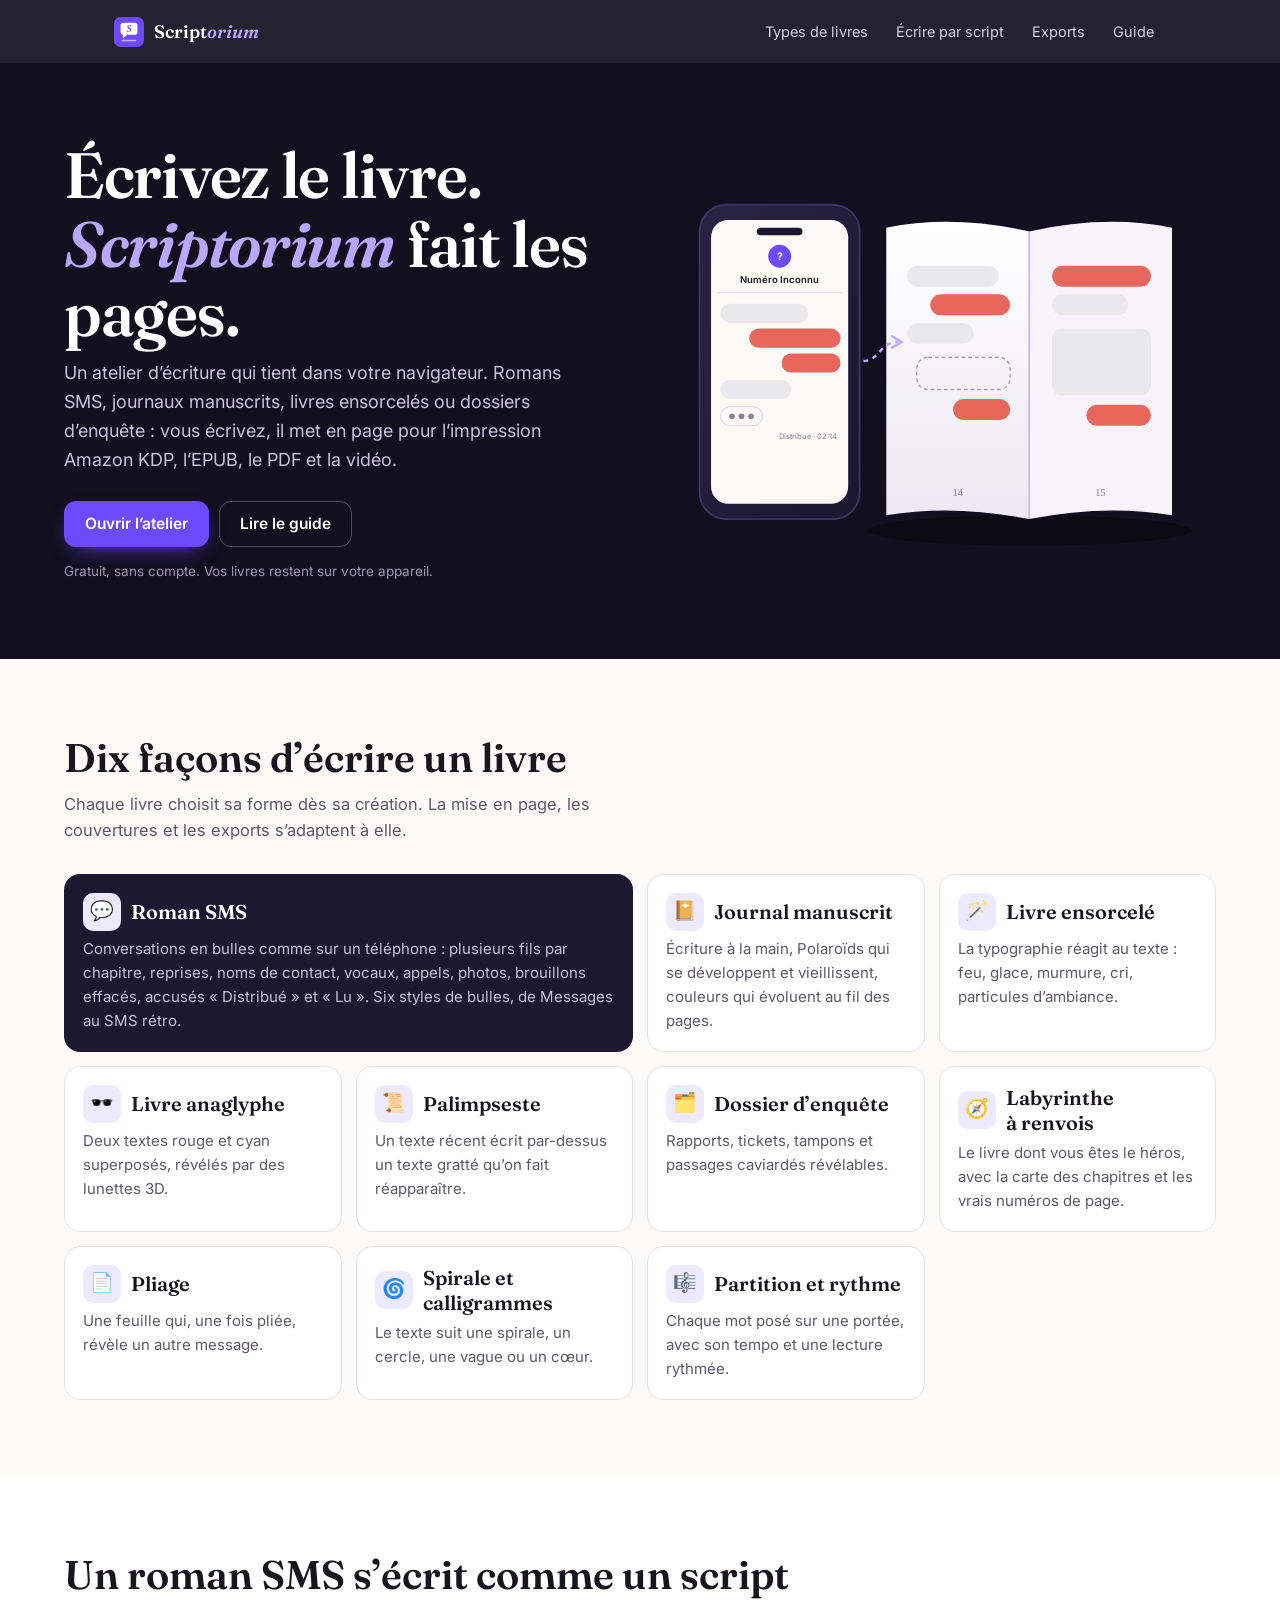
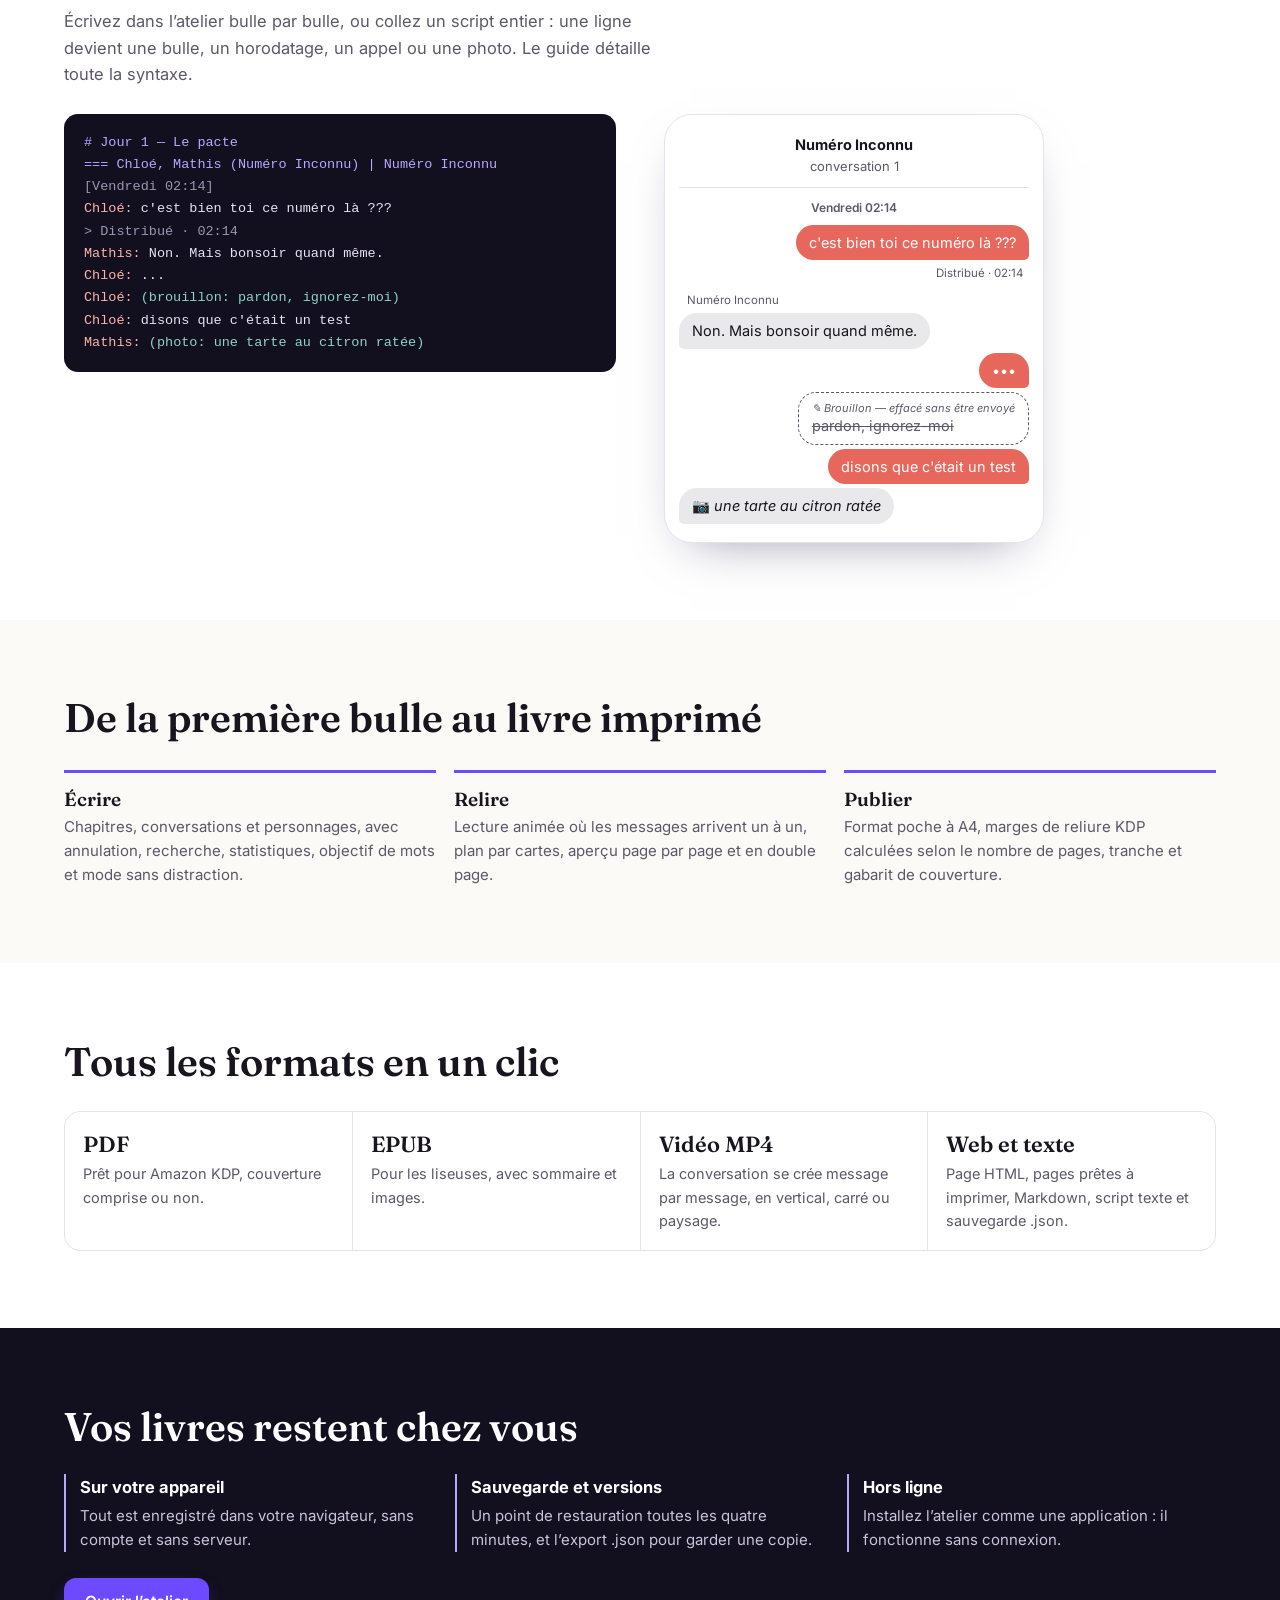
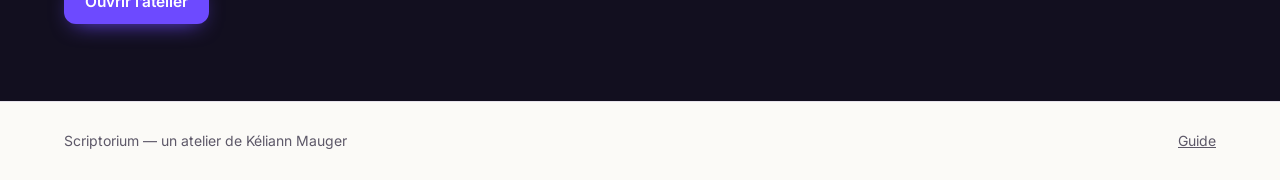
<file: index.html>
<!DOCTYPE html>
<html lang="fr">
<head>
<meta charset="utf-8">
<meta name="viewport" content="width=device-width,initial-scale=1">
<title>Scriptorium — atelier d’écriture</title>
<meta name="description" content="Scriptorium est un atelier gratuit pour écrire des romans SMS, des journaux manuscrits et des livres à mécaniques, puis les mettre en page pour Amazon KDP, l’EPUB, le PDF et la vidéo.">
<meta name="theme-color" content="#120f1f">
<link rel="icon" href="assets/icon.svg" type="image/svg+xml">
<link rel="manifest" href="manifest.webmanifest">
<link rel="preconnect" href="https://fonts.googleapis.com"><link rel="preconnect" href="https://fonts.gstatic.com" crossorigin>
<link href="https://fonts.googleapis.com/css2?family=Fraunces:opsz,wght@9..144,600&family=Inter:wght@400;600&display=swap" rel="stylesheet">
<link rel="stylesheet" href="assets/site.css">
</head>
<body>
<header class="nav"><div class="wrap">
 <a class="brand" href="./"><img src="assets/icon.svg" alt=""><span>Script<i>orium</i></span></a>
 <nav aria-label="Sections"><a href="#livres">Types de livres</a><a href="#script">Écrire par script</a><a href="#exports">Exports</a><a href="guide/">Guide</a></nav>
</div></header>

<section class="hero band"><div class="wrap">
 <div>
  <h1>Écrivez le livre.<br><i>Scriptorium</i> fait les pages.</h1>
  <p class="lede">Un atelier d’écriture qui tient dans votre navigateur. Romans SMS, journaux manuscrits, livres ensorcelés ou dossiers d’enquête : vous écrivez, il met en page pour l’impression Amazon KDP, l’EPUB, le PDF et la vidéo.</p>
  <div class="cta"><a class="btn pri" href="app/">Ouvrir l’atelier</a><a class="btn ghost" href="guide/">Lire le guide</a></div>
  <p class="note">Gratuit, sans compte. Vos livres restent sur votre appareil.</p>
 </div>
 <div class="fig" aria-hidden="true">
  <svg viewBox="0 0 560 420" preserveAspectRatio="xMidYMid meet">
   <defs>
    <linearGradient id="pg" x1="0" y1="0" x2="0" y2="1"><stop offset="0" stop-color="#ffffff"/><stop offset="1" stop-color="#ece8f4"/></linearGradient>
    <linearGradient id="ph" x1="0" y1="0" x2="1" y2="1"><stop offset="0" stop-color="#2a2444"/><stop offset="1" stop-color="#1a1630"/></linearGradient>
   </defs>
   <!-- livre ouvert -->
   <ellipse cx="380" cy="388" rx="170" ry="16" fill="#000" opacity=".35"/>
   <path d="M230 70 Q300 56 380 74 L380 376 Q300 360 230 372 Z" fill="url(#pg)"/>
   <path d="M380 74 Q460 56 530 70 L530 372 Q460 360 380 376 Z" fill="#f6f3fb"/>
   <path d="M380 74 L380 376" stroke="#c9c1dc" stroke-width="2"/>
   <g class="flow">
    <rect x="252" y="110" width="96" height="22" rx="11" fill="#e9e9eb"/>
    <rect x="276" y="140" width="84" height="22" rx="11" fill="#e8675c"/>
    <rect x="252" y="170" width="70" height="22" rx="11" fill="#e9e9eb"/>
    <rect x="262" y="206" width="98" height="34" rx="12" fill="none" stroke="#a8a2b8" stroke-width="1.5" stroke-dasharray="4 3"/>
    <rect x="300" y="250" width="60" height="22" rx="11" fill="#e8675c"/>
    <rect x="404" y="110" width="104" height="22" rx="11" fill="#e8675c"/>
    <rect x="404" y="140" width="80" height="22" rx="11" fill="#e9e9eb"/>
    <rect x="404" y="176" width="104" height="70" rx="10" fill="#e9e9eb"/>
    <rect x="440" y="256" width="68" height="22" rx="11" fill="#e8675c"/>
   </g>
   <text x="305" y="352" text-anchor="middle" font-family="Georgia,serif" font-size="11" fill="#8a8299">14</text>
   <text x="455" y="352" text-anchor="middle" font-family="Georgia,serif" font-size="11" fill="#8a8299">15</text>
   <!-- téléphone -->
   <rect x="34" y="46" width="168" height="330" rx="28" fill="url(#ph)" stroke="#3b3360" stroke-width="2"/>
   <rect x="46" y="62" width="144" height="298" rx="18" fill="#fbfaf7"/>
   <rect x="94" y="70" width="48" height="8" rx="4" fill="#1a1630"/>
   <circle cx="118" cy="100" r="12" fill="#6d4aff"/><text x="118" y="104" text-anchor="middle" font-size="11" font-weight="700" fill="#fff" font-family="Inter,sans-serif">?</text>
   <text x="118" y="128" text-anchor="middle" font-size="10" font-weight="600" fill="#18151f" font-family="Inter,sans-serif">Numéro Inconnu</text>
   <line x1="52" y1="138" x2="184" y2="138" stroke="#e6e2ec"/>
   <rect x="56" y="150" width="92" height="20" rx="10" fill="#e9e9eb"/>
   <rect x="86" y="176" width="96" height="20" rx="10" fill="#e8675c"/>
   <rect x="120" y="202" width="62" height="20" rx="10" fill="#e8675c"/>
   <rect x="56" y="230" width="74" height="20" rx="10" fill="#e9e9eb"/>
   <g fill="#8a8299"><circle cx="68" cy="268" r="3"/><circle cx="78" cy="268" r="3"/><circle cx="88" cy="268" r="3"/></g>
   <rect x="56" y="258" width="44" height="20" rx="10" fill="none" stroke="#d8d3e2"/>
   <text x="178" y="292" text-anchor="end" font-size="8" fill="#8a8299" font-family="Inter,sans-serif">Distribué · 02:14</text>
   <!-- passage -->
   <path d="M206 210 C222 210 224 190 242 190" stroke="#b8a8ff" stroke-width="2.5" fill="none" stroke-dasharray="5 5"/>
   <path d="M236 184 L246 190 L236 196" stroke="#b8a8ff" stroke-width="2.5" fill="none" stroke-linecap="round"/>
  </svg>
 </div>
</div></section>

<section class="band" id="livres"><div class="wrap">
 <h2>Dix façons d’écrire un livre</h2>
 <p class="lede">Chaque livre choisit sa forme dès sa création. La mise en page, les couvertures et les exports s’adaptent à elle.</p>
 <div class="kinds">
  <article class="kind main"><div class="k"><span>💬</span><h3>Roman SMS</h3></div><p>Conversations en bulles comme sur un téléphone : plusieurs fils par chapitre, reprises, noms de contact, vocaux, appels, photos, brouillons effacés, accusés « Distribué » et « Lu ». Six styles de bulles, de Messages au SMS rétro.</p></article>
  <article class="kind"><div class="k"><span>📔</span><h3>Journal manuscrit</h3></div><p>Écriture à la main, Polaroïds qui se développent et vieillissent, couleurs qui évoluent au fil des pages.</p></article>
  <article class="kind"><div class="k"><span>🪄</span><h3>Livre ensorcelé</h3></div><p>La typographie réagit au texte : feu, glace, murmure, cri, particules d’ambiance.</p></article>
  <article class="kind"><div class="k"><span>🕶️</span><h3>Livre anaglyphe</h3></div><p>Deux textes rouge et cyan superposés, révélés par des lunettes 3D.</p></article>
  <article class="kind"><div class="k"><span>📜</span><h3>Palimpseste</h3></div><p>Un texte récent écrit par-dessus un texte gratté qu’on fait réapparaître.</p></article>
  <article class="kind"><div class="k"><span>🗂️</span><h3>Dossier d’enquête</h3></div><p>Rapports, tickets, tampons et passages caviardés révélables.</p></article>
  <article class="kind"><div class="k"><span>🧭</span><h3>Labyrinthe à renvois</h3></div><p>Le livre dont vous êtes le héros, avec la carte des chapitres et les vrais numéros de page.</p></article>
  <article class="kind"><div class="k"><span>📄</span><h3>Pliage</h3></div><p>Une feuille qui, une fois pliée, révèle un autre message.</p></article>
  <article class="kind"><div class="k"><span>🌀</span><h3>Spirale et calligrammes</h3></div><p>Le texte suit une spirale, un cercle, une vague ou un cœur.</p></article>
  <article class="kind"><div class="k"><span>🎼</span><h3>Partition et rythme</h3></div><p>Chaque mot posé sur une portée, avec son tempo et une lecture rythmée.</p></article>
 </div>
</div></section>

<section class="band" id="script" style="background:var(--card)"><div class="wrap">
 <h2>Un roman SMS s’écrit comme un script</h2>
 <p class="lede">Écrivez dans l’atelier bulle par bulle, ou collez un script entier : une ligne devient une bulle, un horodatage, un appel ou une photo. Le guide détaille toute la syntaxe.</p>
 <div class="split">
<pre><span class="c"># Jour 1 — Le pacte</span>
<span class="c">=== Chloé, Mathis (Numéro Inconnu) | Numéro Inconnu</span>
<span class="s">[Vendredi 02:14]</span>
<span class="n">Chloé:</span> c'est bien toi ce numéro là ???
<span class="s">&gt; Distribué · 02:14</span>
<span class="n">Mathis:</span> Non. Mais bonsoir quand même.
<span class="n">Chloé:</span> ...
<span class="n">Chloé:</span> <span class="t">(brouillon: pardon, ignorez-moi)</span>
<span class="n">Chloé:</span> disons que c'était un test
<span class="n">Mathis:</span> <span class="t">(photo: une tarte au citron ratée)</span></pre>
  <div class="phone" aria-label="Rendu du script dans l’atelier">
   <div class="hd"><b>Numéro Inconnu</b>conversation 1</div>
   <p class="stamp">Vendredi 02:14</p>
   <div class="bub r">c'est bien toi ce numéro là ???</div>
   <p class="rcv">Distribué · 02:14</p>
   <p class="who">Numéro Inconnu</p>
   <div class="bub l">Non. Mais bonsoir quand même.</div>
   <div class="bub r">•••</div>
   <div class="bub d"><small>✎ Brouillon — effacé sans être envoyé</small><s>pardon, ignorez-moi</s></div>
   <div class="bub r">disons que c'était un test</div>
   <div class="bub l">📷 <i>une tarte au citron ratée</i></div>
  </div>
 </div>
</div></section>

<section class="band"><div class="wrap">
 <h2>De la première bulle au livre imprimé</h2>
 <div class="steps">
  <div class="step"><b>Écrire</b><p>Chapitres, conversations et personnages, avec annulation, recherche, statistiques, objectif de mots et mode sans distraction.</p></div>
  <div class="step"><b>Relire</b><p>Lecture animée où les messages arrivent un à un, plan par cartes, aperçu page par page et en double page.</p></div>
  <div class="step"><b>Publier</b><p>Format poche à A4, marges de reliure KDP calculées selon le nombre de pages, tranche et gabarit de couverture.</p></div>
 </div>
</div></section>

<section class="band" id="exports" style="background:var(--card)"><div class="wrap">
 <h2>Tous les formats en un clic</h2>
 <div class="outs">
  <div class="out"><b>PDF</b><p>Prêt pour Amazon KDP, couverture comprise ou non.</p></div>
  <div class="out"><b>EPUB</b><p>Pour les liseuses, avec sommaire et images.</p></div>
  <div class="out"><b>Vidéo MP4</b><p>La conversation se crée message par message, en vertical, carré ou paysage.</p></div>
  <div class="out"><b>Web et texte</b><p>Page HTML, pages prêtes à imprimer, Markdown, script texte et sauvegarde .json.</p></div>
 </div>
</div></section>

<section class="band night"><div class="wrap">
 <h2>Vos livres restent chez vous</h2>
 <div class="facts">
  <div><b>Sur votre appareil</b><p>Tout est enregistré dans votre navigateur, sans compte et sans serveur.</p></div>
  <div><b>Sauvegarde et versions</b><p>Un point de restauration toutes les quatre minutes, et l’export .json pour garder une copie.</p></div>
  <div><b>Hors ligne</b><p>Installez l’atelier comme une application : il fonctionne sans connexion.</p></div>
 </div>
 <div class="cta"><a class="btn pri" href="app/">Ouvrir l’atelier</a></div>
</div></section>

<footer><div class="wrap"><span>Scriptorium — un atelier de Kéliann Mauger</span><span><a href="guide/">Guide</a></span></div></footer>
<script>{if('serviceWorker' in navigator)navigator.serviceWorker.register('sw.js').catch(()=>{})}</script>
</body>
</html>
</file>
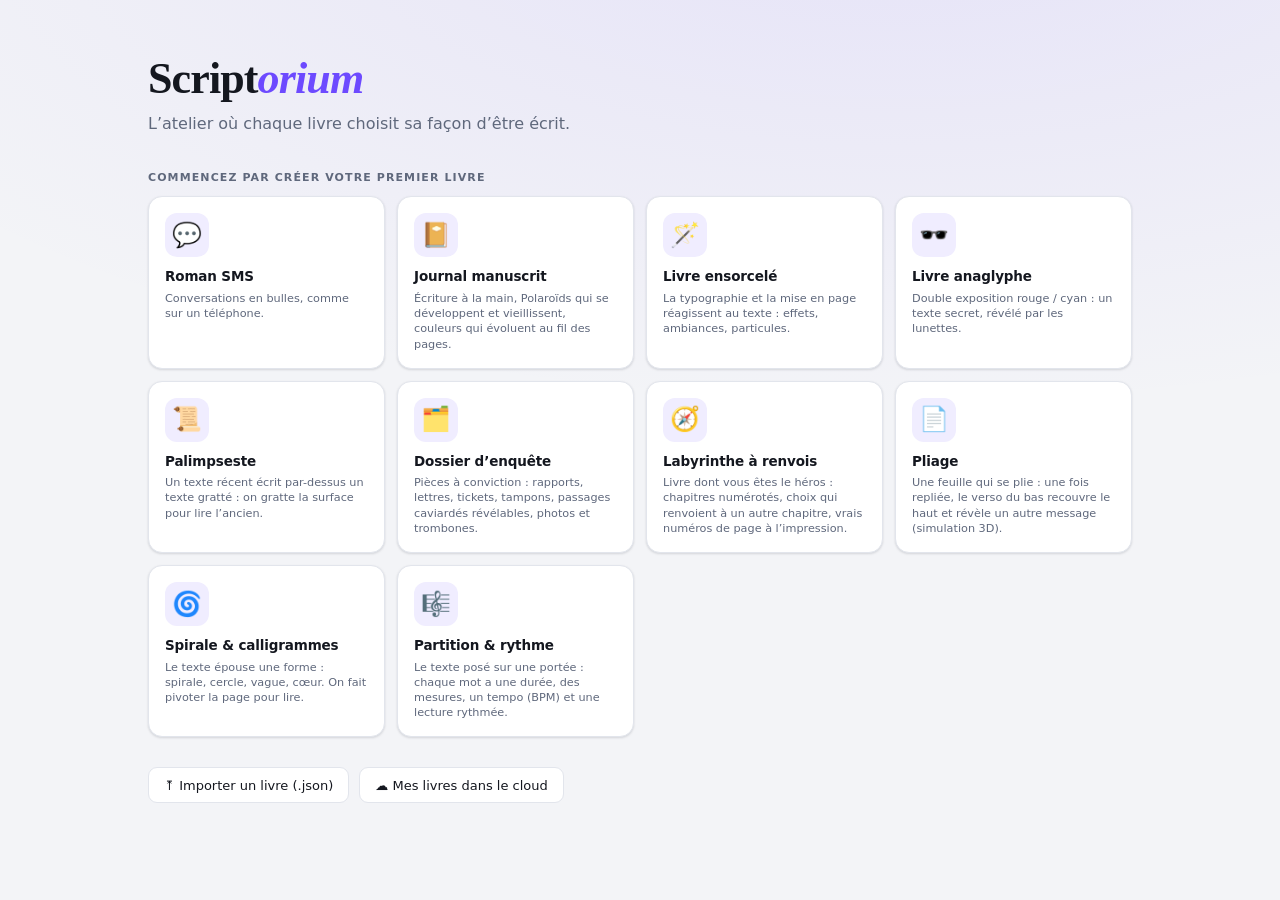
<file: app/index.html>
<!DOCTYPE html>
<html lang="fr">
<head>
<meta charset="utf-8">
<meta name="viewport" content="width=device-width,initial-scale=1">
<meta name="description" content="Scriptorium — l’atelier d’écriture de romans SMS, journaux manuscrits et livres ensorcelés. Mise en page KDP, PDF, EPUB et vidéo.">
<meta name="theme-color" content="#0f1115">
<link rel="icon" href="../assets/icon.svg" type="image/svg+xml">
<link rel="manifest" href="../manifest.webmanifest">
<title>Scriptorium – l’atelier d’écriture de livres</title>
<link rel="stylesheet" href="css/scriptorium.css">
<style id="lay"></style>
<style id="xcss"></style>
<style id="bkA"></style>
<style id="bkP"></style>
<style id="pgs"></style>
</head>
<body>
<aside id="side">
 <div class="brand"><span class="logo">S</span><span>Script<b>orium</b></span> <small id="kbadge"></small></div>
 <nav class="tabs" aria-label="Panneaux">
  <button data-tab="0" class="on"><svg class="ic" viewBox="0 0 24 24" aria-hidden="true"><path d="M8 6h13M8 12h13M8 18h13M3.5 6h.01M3.5 12h.01M3.5 18h.01"/></svg>Plan</button>
  <button data-tab="1"><svg class="ic" viewBox="0 0 24 24" aria-hidden="true"><circle cx="9" cy="8" r="3.5"/><path d="M2.5 20a6.5 6.5 0 0113 0M16 4.7a3.5 3.5 0 010 6.6M18.5 20a6.5 6.5 0 00-2.6-5.2"/></svg>Persos</button>
  <button data-tab="2"><svg class="ic" viewBox="0 0 24 24" aria-hidden="true"><path d="M4 5a2 2 0 012-2h13v15H6a2 2 0 00-2 2zM4 20a2 2 0 012-2h13"/></svg>Livre</button>
  <button data-tab="3"><svg class="ic" viewBox="0 0 24 24" aria-hidden="true"><path d="M4 7h9M17 7h3M4 17h3M11 17h9"/><circle cx="15" cy="7" r="2"/><circle cx="9" cy="17" r="2"/></svg>Style</button>
  <button data-tab="4"><svg class="ic" viewBox="0 0 24 24" aria-hidden="true"><path d="M12 3v12M7 10l5 5 5-5M4 21h16"/></svg>Fichier</button>
 </nav>

 <div class="tp on" data-p="0">
  <h4>Chapitres</h4><div id="chaps"></div><button class="add" id="addChap">+ Nouveau chapitre</button><div id="labg"></div>
  <div class="small">Glissez un chapitre pour le réordonner, ou glissez des messages (poignée ⋮⋮) sur un chapitre pour les y déplacer.</div>
  <h4>Carnet de notes</h4>
  <textarea data-b="notes" rows="7" placeholder="Idées, intrigue, rappels… (jamais imprimé)" aria-label="Carnet de notes"></textarea>
 </div>

 <div class="tp" data-p="1">
  <h4>Personnages</h4>
  <select id="palSel" aria-label="Palette de couleurs"></select>
  <div id="chars"></div><button class="add" id="addChar">+ Nouveau personnage</button>
  <div class="small">D / G = côté des bulles. Cliquez sur l’avatar pour choisir un emoji ou une photo.</div>
 </div>

 <div class="tp" data-p="2">
  <h4>Livre</h4>
  <input data-b="meta.title" placeholder="Titre" aria-label="Titre du livre">
  <input data-b="meta.sub" placeholder="Sous-titre" aria-label="Sous-titre">
  <input data-b="meta.author" placeholder="Auteur" aria-label="Auteur">
  <div class="two"><label>Année<input type="number" data-b="meta.year"></label>
   <label>Langue<select data-b="meta.lang"><option value="fr">Français</option><option value="en">English</option><option value="es">Español</option><option value="de">Deutsch</option><option value="it">Italiano</option></select></label></div>
  <h4>Couverture</h4>
  <button class="pri" id="bCover" style="width:100%;margin-bottom:8px">🎨 Éditer la couverture complète (1ʳᵉ, tranche, 4ᵉ)</button>
  <label>Modèle<select data-b="meta.cover.style" id="covSel"></select></label>
  <div class="two"><label>Couleur 1<input type="color" data-b="meta.cover.c1"></label><label>Couleur 2<input type="color" data-b="meta.cover.c2"></label></div>
  <div class="tools"><button id="bCvImg">Choisir une image</button><button id="bCvNo">Retirer l’image</button></div>
  <h4>Pages du livre</h4>
  <label>Dédicace<textarea data-b="meta.dedic" rows="2"></textarea></label>
  <label>Épigraphe<textarea data-b="meta.epi" rows="2"></textarea></label>
  <label>Mentions légales (ISBN, éditeur…)<textarea data-b="meta.copy" rows="2"></textarea></label>
  <label>Résumé (4ᵉ de couverture)<textarea data-b="meta.blurb" rows="3"></textarea></label>
  <label>Remerciements<textarea data-b="meta.thanks" rows="3"></textarea></label>
  <label>À propos de l’auteur<textarea data-b="meta.about" rows="3"></textarea></label>
    <h4>Amazon KDP</h4>
  <label>Papier<select data-b="set.paper"><option value="white">Blanc — 0,0572 mm / page</option><option value="cream">Crème — 0,0635 mm / page</option><option value="color">Couleur — 0,0596 mm / page</option></select></label>
  <label>Marges intérieures<select data-b="set.gmode"><option value="kdp">Reliure automatique (minimum KDP selon les pages)</option><option value="uni">Identiques partout</option></select></label>
  <label>Numéros de page<select data-b="set.pnpos"><option value="center">Centrés</option><option value="outer">Côté extérieur</option></select></label>
  <label class="ck"><input type="checkbox" data-b="set.recto"> Les chapitres commencent sur une page impaire (à droite)</label>
  <label>Miroir<select data-b="set.mirror"><option value="off">Aucun (seuls les blocs marqués sont retournés)</option><option value="book">Toutes les pages en miroir (lecture devant un miroir)</option></select></label>
  <label class="ck"><input type="checkbox" data-b="set.cvPdf"> Inclure la couverture dans le PDF</label>
  <div id="kdpBox" class="kdp"></div>
  <div class="tools"><button id="bKdpCalc">↻ Recalculer</button><button id="bKdpSvg">Gabarit de couverture (SVG)</button></div>
<h4>Objectif d’écriture</h4>
  <label>Mots par jour<input type="number" min="0" data-b="goal.target"></label>
 </div>

 <div class="tp" data-p="3">
  <div class="mk mk-sms">
  <h4>Style des bulles</h4>
  <div class="sty" id="styBtns">
   <button data-sty="ios">Messages</button><button data-sty="wa">Discussion</button>
   <button data-sty="msn">Messenger</button><button data-sty="disc">Salon (plat)</button>
   <button data-sty="min">Papier N&amp;B</button><button data-sty="retro">SMS rétro</button>
  </div>
  <h4>Bulles</h4>
  <label>Couleurs<select data-b="set.cmode"><option value="perso">Une couleur par personnage</option><option value="iphone">Comme sur iPhone (envoyé bleu, reçu gris)</option></select></label>
  <label>Taille du texte <output data-o="set.fs"></output><input type="range" min="12" max="24" data-b="set.fs"></label>
  <label>Police<select data-b="set.font"><option value="sys">Système</option><option value="serif">Serif (Georgia)</option><option value="mono">Machine à écrire</option><option value="round">Arrondie</option><option value="hand">Manuscrite</option></select></label>
  <label>Arrondi <output data-o="set.radius"></output><input type="range" min="2" max="30" data-b="set.radius"></label>
  <label>Largeur max <output data-o="set.width"></output><input type="range" min="50" max="96" data-b="set.width"></label>
  <label>Espacement <output data-o="set.gap"></output><input type="range" min="0" max="14" data-b="set.gap"></label>
  <label class="ck"><input type="checkbox" data-b="set.tails"> Queue de bulle</label>
  <label class="ck"><input type="checkbox" data-b="set.names"> Noms au-dessus</label>
  <label class="ck"><input type="checkbox" data-b="set.avatars"> Avatars à côté des bulles</label>
  <label class="ck"><input type="checkbox" data-b="set.times"> Heures sous les bulles</label>
  <label class="ck"><input type="checkbox" data-b="set.read"> Accusé « Lu » sous le dernier message</label>
  <input data-b="set.readText" placeholder="Texte de l’accusé (Lu, Vu, Distribué…)" aria-label="Texte de l’accusé">
  <h4>Conversation</h4>
  <label class="ck"><input type="checkbox" data-b="set.header"> En-tête (contact, avatars)</label>
  <label class="ck"><input type="checkbox" data-b="set.status"> Barre d’état iPhone (heure du script, réseau, batterie)</label>
  <label>Batterie au début du livre (%)<input type="number" min="1" max="100" data-b="set.batt"></label>
  <label class="ck"><input type="checkbox" data-b="set.autoNotif"> Notification en fin de conversation quand le message suivant arrive d’une autre conversation</label>
  <label>Rappel des derniers messages quand une conversation reprend<select data-b="set.recap"><option value="0">Aucun</option><option value="1">1 message</option><option value="2">2 messages</option><option value="3">3 messages</option></select></label>
  <label class="ck"><input type="checkbox" data-b="set.convPage"> Chaque conversation commence sur une nouvelle page (décocher : les conversations s’enchaînent, moins de pages)</label>
  <label class="ck"><input type="checkbox" data-b="set.phoneTag"> Étiquette « 📱 Téléphone de … » quand le livre passe d’un téléphone à l’autre (réglez chaque téléphone avec 📱 dans Persos)</label>
  <label>Fond<select data-b="set.wall"><option value="none">Aucun</option><option value="color">Couleur unie</option><option value="dots">Pois</option><option value="grid">Quadrillage</option><option value="diag">Rayures</option><option value="image">Image</option></select></label>
  <label>Couleur du fond<input type="color" data-b="set.wallc"></label>
  <div class="tools"><button id="bWall">Image de fond…</button><button id="bWallNo">Retirer</button></div>
  </div>
  <div class="mk mk-journal" hidden>
  <h4>Écriture manuscrite</h4>
  <label>Écriture<select data-b="set.jfont"><option value="caveat">Caveat (fluide)</option><option value="apple">Homemade Apple (stylo)</option><option value="beanie">Reenie Beanie (griffonné)</option></select></label>
  <label>Taille <output data-o="set.jsize"></output><input type="range" min="16" max="36" data-b="set.jsize"></label>
  <label>Encre (si spectre désactivé)<input type="color" data-b="set.jink"></label>
  <label>Papier<select data-b="set.jpaper"><option value="ruled">Ligné</option><option value="grid">Quadrillé</option><option value="dots">Pointillé</option><option value="plain">Uni</option><option value="kraft">Kraft</option></select></label>
  <label class="ck"><input type="checkbox" data-b="set.jline"> Marge rouge (papier ligné)</label><label class="ck"><input type="checkbox" data-b="set.jtape"> Scotch sur les Polaroïds</label><label class="ck"><input type="checkbox" data-b="set.janim"> Écriture animée en lecture</label>
  <h4>Polaroïds évolutifs</h4>
  <label class="ck"><input type="checkbox" data-b="set.evoDev"> Les photos se développent au fil du livre</label>
  <label>Développement au début (%) <output data-o="set.dev0"></output><input type="range" min="0" max="100" data-b="set.dev0"></label><label>Développement à la fin (%) <output data-o="set.dev1"></output><input type="range" min="0" max="100" data-b="set.dev1"></label>
  <label class="ck"><input type="checkbox" data-b="set.evoAge"> Les photos vieillissent (jaunissent) au fil du livre</label>
  <label>Vieillissement au début (%) <output data-o="set.age0"></output><input type="range" min="0" max="100" data-b="set.age0"></label><label>Vieillissement à la fin (%) <output data-o="set.age1"></output><input type="range" min="0" max="100" data-b="set.age1"></label>
  <h4>Spectre de couleur progressif</h4>
  <label class="ck"><input type="checkbox" data-b="set.spec"> Activer le spectre</label>
  <div class="tools" id="specPre"></div><div id="specPrev" style="height:14px;border-radius:7px;margin:6px 0"></div>
  <label>Teinte au début <output data-o="set.sh0"></output><input type="range" min="0" max="720" data-b="set.sh0"></label><label>Teinte à la fin <output data-o="set.sh1"></output><input type="range" min="0" max="720" data-b="set.sh1"></label>
  <label>Saturation au début (%) <output data-o="set.ss0"></output><input type="range" min="0" max="100" data-b="set.ss0"></label><label>Saturation à la fin (%) <output data-o="set.ss1"></output><input type="range" min="0" max="100" data-b="set.ss1"></label>
  <label>Luminosité de l’encre (%) <output data-o="set.sl"></output><input type="range" min="15" max="60" data-b="set.sl"></label>
  <label class="ck"><input type="checkbox" data-b="set.specInk"> Colorer l’encre</label><label class="ck"><input type="checkbox" data-b="set.specPaper"> Teinter le papier</label><label class="ck"><input type="checkbox" data-b="set.specTape"> Colorer scotch et post-it</label><label class="ck"><input type="checkbox" data-b="set.specStrip"> Bande de couleur sur la page</label>
 </div>
 <div class="mk mk-spell" hidden>
  <h4>Livre ensorcelé</h4>
  <label>Ambiance du livre<select data-b="set.stheme"><option value="parchemin">Parchemin</option><option value="nuit">Nuit étoilée</option><option value="sang">Cramoisi</option><option value="givre">Givre</option><option value="foret">Forêt enchantée</option><option value="or">Or &amp; ivoire</option></select></label>
  <label>Typographie<select data-b="set.sfont"><option value="fell">Fell + Cinzel</option><option value="fraktur">Fell + Gothique</option><option value="serif">Georgia + Cinzel</option></select></label>
  <label>Taille du texte <output data-o="set.sfs"></output><input type="range" min="14" max="26" data-b="set.sfs"></label>
  <label class="ck"><input type="checkbox" data-b="set.sdrop"> Lettrine</label><label class="ck"><input type="checkbox" data-b="set.sauto"> Effets automatiques sur les mots (feu, glace, ombre…)</label><label class="ck"><input type="checkbox" data-b="set.smotion"> Effets animés</label><label class="ck"><input type="checkbox" data-b="set.sparts"> Particules d’ambiance (lecture)</label><label class="ck"><input type="checkbox" data-b="set.sreveal"> Apparition progressive (lecture)</label>
  <p class="hint">La mise en page réagit : phrases courtes centrées, cris en majuscules agrandis, questions en italique, dialogues en retrait, texte qui épouse les images rondes.</p>
 </div>
 <div class="mk mk-pal" hidden>
  <h4>Palimpseste</h4>
  <label>Visibilité du texte effacé (impression) <output data-o="set.palFade"></output><input type="range" min="15" max="90" data-b="set.palFade"></label>
  <p class="hint">Chaque bloc « Palimpseste » superpose un texte récent et un texte gratté dessous. En lecture, cliquez pour gratter la surface et révéler l’ancien texte.</p>
 </div>
 <div class="mk mk-dos" hidden>
  <h4>Dossier d’enquête</h4>
  <label class="ck"><input type="checkbox" data-b="set.dosReveal"> Caviardages révélables d’un clic (lecture écran)</label>
  <p class="hint">Entourez un passage de [[doubles crochets]] pour le caviarder. À l’impression il reste noir.</p>
 </div>
 <div class="mk mk-lab" hidden>
  <h4>Labyrinthe à renvois</h4>
  <p class="hint">Chaque chapitre est une case numérotée. Un bloc « Choix » renvoie vers un autre chapitre : en lecture un lien, sur papier « page N » (numéro réel, recalculé à la mise en page). Le graphe du Plan signale les chapitres orphelins.</p>
 </div>
 <div class="mk mk-fold" hidden>
  <h4>Pliage</h4>
  <p class="hint">Chaque bloc « Pliage » a un haut, un bas et un verso. En lecture, « Plier / déplier » simule le pli en 3D ; sur papier le verso est imprimé tête en bas sous le trait de pli.</p>
 </div>
 <div class="mk mk-spi" hidden>
  <h4>Spirale &amp; calligrammes</h4>
  <p class="hint">Le texte suit une forme (spirale, cercle, vague, cœur). En lecture, « Pivoter » tourne la forme par quarts de tour.</p>
 </div>
 <div class="mk mk-par" hidden>
  <h4>Partition &amp; rythme</h4>
  <label>Tempo par défaut <output data-o="set.bpm"></output><input type="range" min="40" max="200" data-b="set.bpm"></label>
  <p class="hint">Un mot = une noire. « mot_ » dure deux temps, « mot__ » trois, « . » est un silence, « | » force une barre de mesure.</p>
 </div>
 <div class="mk mk-ana" hidden>
  <h4>Double exposition</h4>
  <label>Encres<select data-b="set.anaInk"><option value="process">Pures (rouge / cyan)</option><option value="soft">Imprimante (adoucies)</option><option value="rgb">Écran</option></select></label>
  <label>Superposition<select data-b="set.anaMix"><option value="normal">Rouge et cyan purs (pas de noir)</option><option value="multiply">Réaliste impression (noir où ça se croise)</option></select></label>
  <label>Intensité des couches (%) <output data-o="set.ghost"></output><input type="range" min="40" max="100" data-b="set.ghost"></label>
  <label>Relief (décalage) <output data-o="set.depth"></output><input type="range" min="0" max="10" data-b="set.depth"></label>
  <label>Police<select data-b="set.afont"><option value="serif">Serif</option><option value="sans">Sans</option><option value="mono">Machine à écrire</option></select></label>
  <label>Taille du texte <output data-o="set.afs"></output><input type="range" min="13" max="24" data-b="set.afs"></label>
  <label class="ck"><input type="checkbox" data-b="set.anaNotice"> Page « Avant de lire »</label><label class="ck"><input type="checkbox" data-b="set.anaCalib"> Mire d’étalonnage</label>
  <p class="hint">Rouge = visible avec le verre cyan · Cyan = visible avec le verre rouge. Le bouton 🕶️ de la barre simule les lunettes.</p>
 </div>
  <h4>Application</h4>
  <label>Thème<select data-b="set.theme"><option value="auto">Automatique</option><option value="light">Clair</option><option value="dark">Sombre</option></select></label>
  <label>Couleur d’accent</label><div class="sw" id="accSw"></div>
  <label class="ck"><input type="checkbox" data-b="set.enter"> Entrée envoie (sinon Ctrl+Entrée)</label>
  <h4>Mise en page (PDF / impression)</h4>
  <label>Format<select data-b="set.page"><option value="11x17">Poche 11 × 17 cm</option><option value="A6">A6</option><option value="B6">B6</option><option value="A5">A5</option><option value="5x8">5 × 8 po</option><option value="6x9">6 × 9 po</option><option value="A4">A4</option><option value="letter">Lettre US</option></select></label>
  <label>Marges <output data-o="set.margin"></output><input type="range" min="6" max="30" data-b="set.margin"></label>
  <label class="ck"><input type="checkbox" data-b="set.cover"> Couverture</label>
  <label class="ck"><input type="checkbox" data-b="set.front"> Titre, mentions, dédicace</label>
  <label class="ck"><input type="checkbox" data-b="set.toc"> Table des matières</label>
  <label class="ck"><input type="checkbox" data-b="set.partpg"> Page de titre pour chaque partie</label>
  <label class="ck"><input type="checkbox" data-b="set.back"> Résumé, remerciements, auteur</label>
  <label class="ck"><input type="checkbox" data-b="set.pnum"> Numéros de page</label>
  <label class="ck"><input type="checkbox" data-b="set.runhead"> Titre courant en haut de page</label>
 </div>

 <div class="tp" data-p="4">
  <h4>Exporter</h4>
  <div class="tools">
   <button class="pri" id="bPrint">Imprimer / enregistrer en PDF</button>
   <button id="bHtmlP">Pages (HTML prêt à imprimer)</button><button id="bEpub">EPUB (liseuse)</button><button id="bHtml">Page web</button>
   <button class="pri" id="bMp4">🎬 Vidéo MP4 (la conversation se crée)</button><button id="bMd">Markdown</button><button id="bTxt">Script texte</button>
  </div>
  <h4>Sauvegarde</h4>
  <div class="tools">
   <button id="bJson">Exporter le livre (.json)</button><button id="bImp">Importer…</button>
   <button id="bScript">Coller un script</button><button id="bWA">Discussion WhatsApp</button>
   <button id="bHist" class="wide">Historique des versions</button>
  </div>
  <div class="small" id="expInfo"></div>
  <div class="small">Tout est enregistré automatiquement dans ce navigateur, sur cet appareil. Exportez le livre (.json) régulièrement : c’est votre vraie sauvegarde.</div>
  <h4>Divers</h4>
  <div class="tools"><button id="bStats">Statistiques</button><button id="bKeys">Raccourcis</button><button id="bLib2" class="wide">📚 Bibliothèque de livres</button><button id="bNew" class="wide">＋ Nouveau livre…</button></div>
 </div>
</aside>

<main id="main">
 <header class="head">
  <button class="ib" id="bFocus" title="Mode sans distraction (Ctrl+Maj+F)" aria-label="Mode sans distraction"><svg class="ic" viewBox="0 0 24 24" aria-hidden="true"><circle cx="12" cy="12" r="3"/><path d="M12 3v3M12 18v3M3 12h3M18 12h3"/></svg></button>
  <button class="ib" id="bHome" title="Accueil" aria-label="Accueil"><svg class="ic" viewBox="0 0 24 24" aria-hidden="true"><path d="M3 11l9-8 9 8M5 9.5V20h14V9.5"/></svg></button>
  <button class="ib" id="bLib" title="Bibliothèque de livres" aria-label="Bibliothèque"><svg class="ic" viewBox="0 0 24 24" aria-hidden="true"><path d="M4 4h4v16H4zM10 4h4v16h-4zM16.3 5.5l3.8 1-3 13-3.8-1z"/></svg></button>
  <button class="ib" id="bFm" title="Masquer / afficher le panneau (Ctrl+.)" aria-label="Masquer ou afficher le panneau"><svg class="ic" viewBox="0 0 24 24" aria-hidden="true"><rect x="3" y="4" width="18" height="16" rx="2"/><path d="M9 4v16"/></svg></button>
  <input class="chtitle" id="ct" aria-label="Titre du chapitre" placeholder="Titre du chapitre">
  <div class="seg" id="seg" role="group" aria-label="Vue">
   <button data-v="write" class="on">Écrire</button><button data-v="plan">Plan</button><button data-v="read">Lecture</button><button data-v="book">Livre</button>
  </div>
  <div class="sbox"><input class="srch" id="q" type="search" placeholder="Rechercher…" aria-label="Rechercher dans le livre"><span id="qc"></span><button class="ib sm" id="qp" aria-label="Résultat précédent"><svg class="ic" viewBox="0 0 24 24" aria-hidden="true"><path d="M12 19V5M5 12l7-7 7 7"/></svg></button><button class="ib sm" id="qn" aria-label="Résultat suivant"><svg class="ic" viewBox="0 0 24 24" aria-hidden="true"><path d="M12 5v14M5 12l7 7 7-7"/></svg></button></div>
  <button class="ib" id="bCloud" title="Sauvegarde dans le cloud" aria-label="Sauvegarde dans le cloud" onclick="Cloud.dlg()" style="font-size:16px">☁</button>
  <button class="ib" id="bUn" title="Annuler (Ctrl+Z)" aria-label="Annuler"><svg class="ic" viewBox="0 0 24 24" aria-hidden="true"><path d="M9 14L4 9l5-5M4 9h10a6 6 0 010 12h-3"/></svg></button>
  <button class="ib" id="bRe" title="Rétablir (Ctrl+Maj+Z)" aria-label="Rétablir"><svg class="ic" viewBox="0 0 24 24" aria-hidden="true"><path d="M15 14l5-5-5-5M20 9H10a6 6 0 000 12h3"/></svg></button>
  <button class="ib" id="bK" title="Palette de commandes (Ctrl+K)" aria-label="Palette de commandes"><svg class="ic" viewBox="0 0 24 24" aria-hidden="true"><path d="M9 6a3 3 0 10-3 3h12a3 3 0 10-3-3v12a3 3 0 103-3H6a3 3 0 103 3z"/></svg></button>
  <button class="stat" id="stat" title="Statistiques"></button>
 </header>
 <div id="stage">
  <section class="view" id="vWrite">
   <div id="chat"><div id="phone" class="bk"><div id="pt"></div><div class="pg" id="page"></div></div></div>
   <div id="selbar" hidden></div>
   <div class="composer"><div class="cin">
    <div id="cbar"></div><div class="chips" id="chips"></div>
    <div class="send">
     <button class="ib" id="bPlus" title="Insérer : image, vocal, appel, lieu…" aria-label="Insérer">＋</button>
     <textarea id="ta" rows="1" placeholder="Écrire un message…" aria-label="Message"></textarea>
     <button class="ib" id="bTy" title="Indicateur de saisie" aria-label="Indicateur de saisie">···</button>
     <button class="go" id="go" aria-label="Envoyer">↑</button>
    </div>
    <div class="hint" id="hint"></div>
   </div></div>
  </section>
  <section class="view" id="vX" hidden>
   <div class="xbar" id="xbar"></div>
   <div id="xchat"><div id="xpage" class="xp"></div></div>
   <div class="composer" id="xcomp"></div>
  </section>
  <section class="view" id="vXRead" hidden>
   <div class="rbar"><button id="xrPrev" aria-label="Chapitre précédent">◀</button><b id="xrtitle"></b><button id="xrNext" aria-label="Chapitre suivant">▶</button><button class="acc" id="xrReplay">↺ Rejouer</button><span id="xrx"></span></div>
   <div id="xrbox"><div id="xrpage"></div></div>
  </section>
  <section class="view" id="vPlan" hidden>
   <div class="rbar"><b>Plan du livre</b><select id="pf" aria-label="Filtrer par statut"><option value="all">Tous les statuts</option><option value="draft">Brouillons</option><option value="review">À relire</option><option value="final">Terminés</option></select><span id="pinfo" class="small"></span></div>
   <div class="pgrid" id="pgrid"></div>
  </section>
  <section class="view" id="vRead" hidden>
   <div class="rbar"><button class="acc" id="rPlay">▶ Lire</button><button id="rNext">Suivant ⏭</button><button id="rAll">Tout afficher</button><label>Vitesse <input type="range" id="rsp" min="0.5" max="4" step="0.5" value="1.5"></label><b id="rtitle"></b></div>
   <div id="rchat"><div id="rphone" class="bk"><div id="rpt"></div><div class="pg" id="rpage"></div></div></div>
  </section>
  <section class="view" id="vBook" hidden>
   <div class="rbar"><b>Aperçu du livre</b><span class="small">Mise en page telle qu’exportée (PDF, EPUB, web).</span><span class="seg2" id="bkMode"><button data-m="flow">Continu</button><button data-m="pages">Pages</button><button data-m="spread">Double page</button></span><label class="small">Zoom <input type="range" id="bkZ" min="0" max="150" value="0" title="0 = ajusté"></label><span id="bkInfo" class="small"></span><span id="bkx"></span><button id="bCover2">🎨 Couverture</button><button class="acc" id="bPrint2">Imprimer / PDF</button></div>
   <div class="bwrap" id="bwrap"></div>
  </section>
 </div>
</main>

<dialog id="md"><form id="mdForm"><h3 id="mdT"></h3><div id="mdB" class="frm"></div><menu><button type="button" id="mdNo">Annuler</button><button type="button" class="ok" id="mdOk">OK</button></menu></form></dialog>
<dialog id="pal"><input id="pi" placeholder="Taper une commande… (chapitre, export, style, personnage)" aria-label="Commande"><div id="pl" role="listbox"></div></dialog>
<div id="pop" hidden></div>
<div id="toasts" aria-live="polite"></div>
<div id="pr"></div>
<script src="js/fonts.js"></script>
<script src="js/scriptorium.js"></script>
<script src="js/cloud.js"></script>
<script>if('serviceWorker' in navigator&&location.protocol.startsWith('http'))navigator.serviceWorker.register('../sw.js').catch(()=>{})</script>
</body>
</html>
</file>
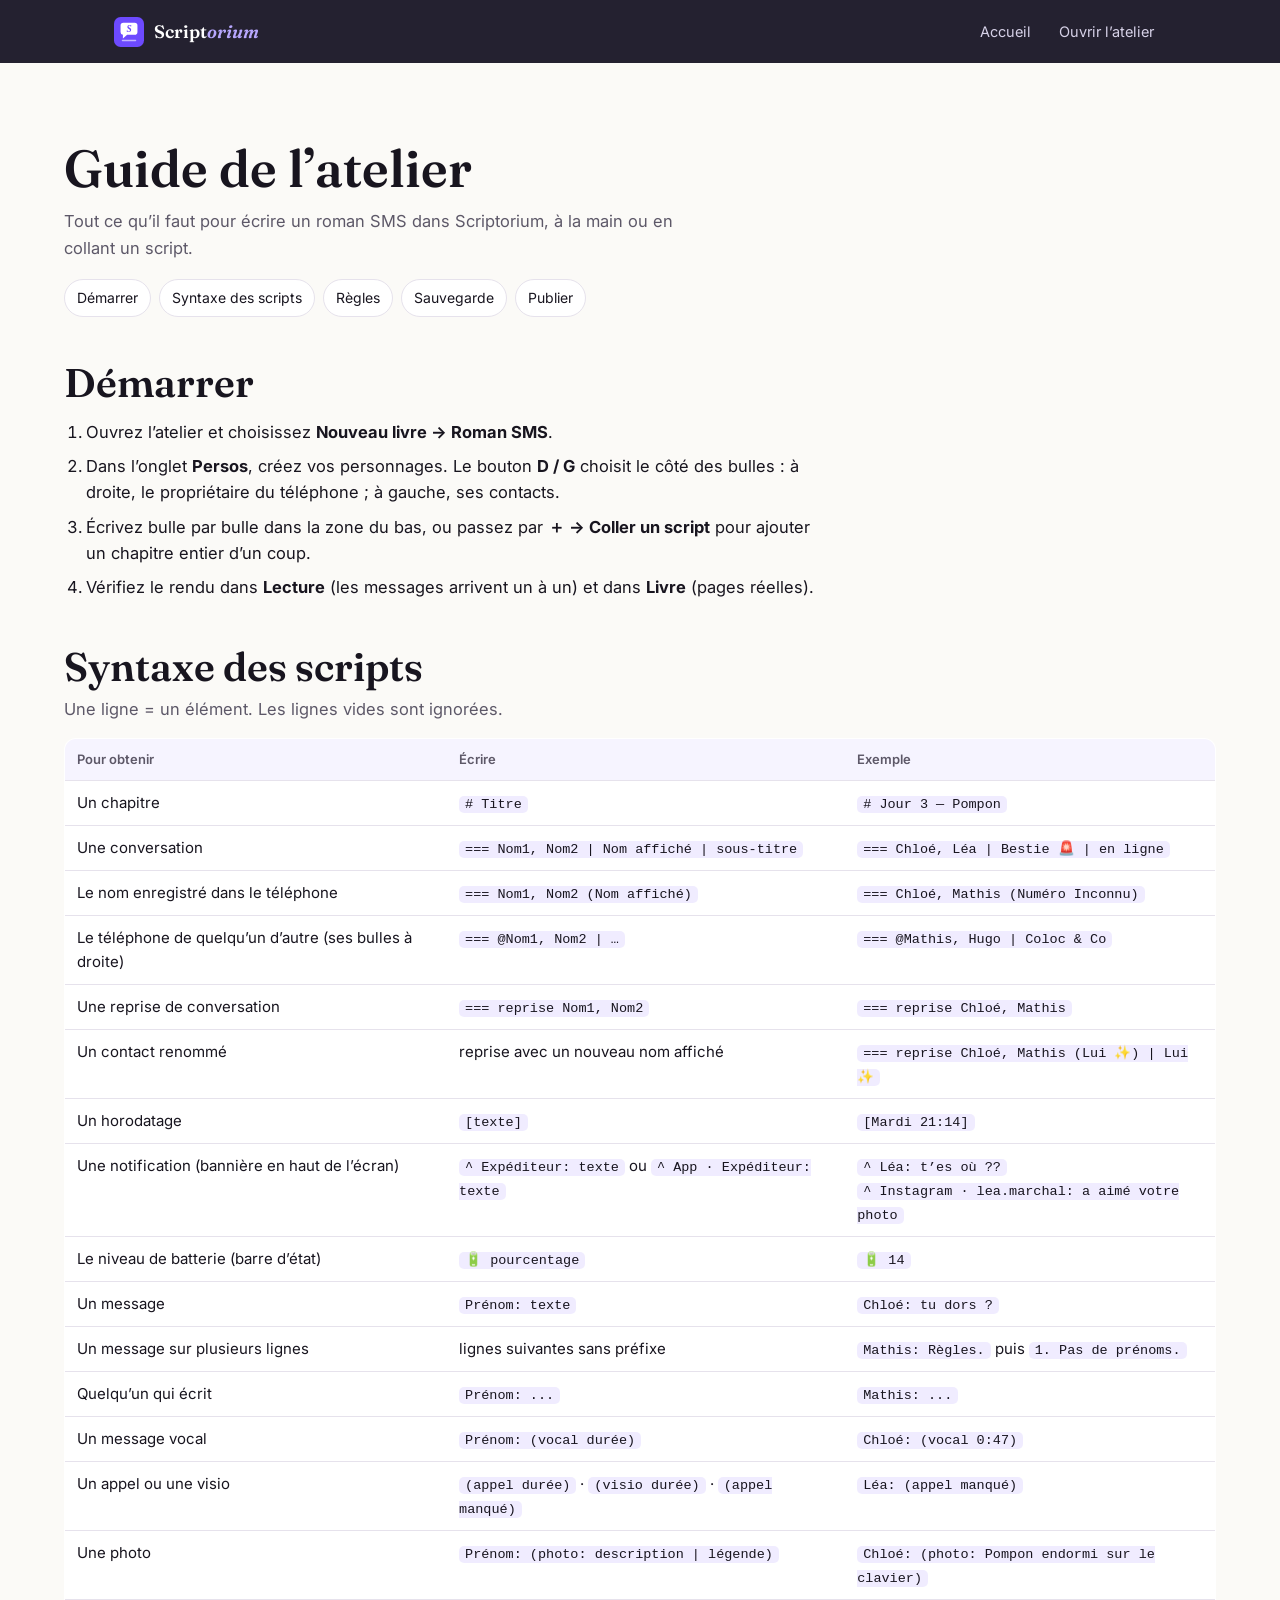
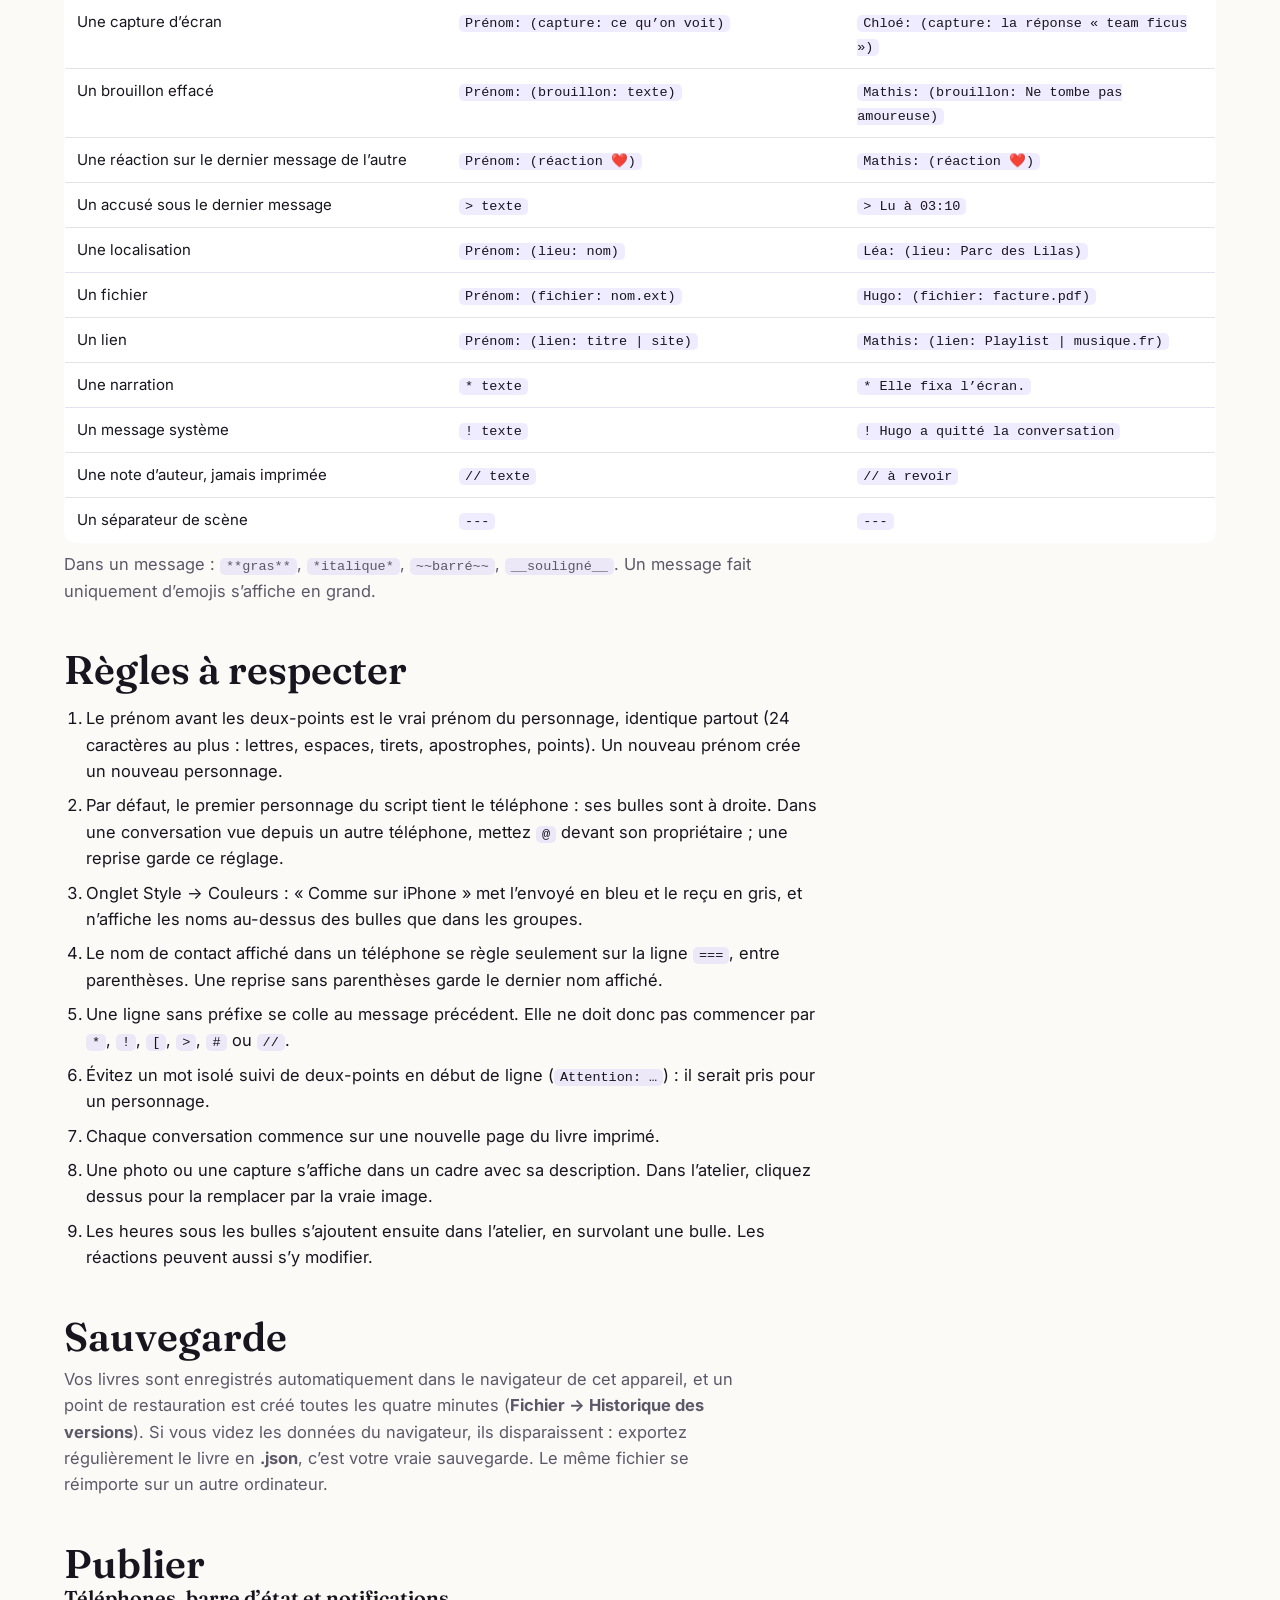
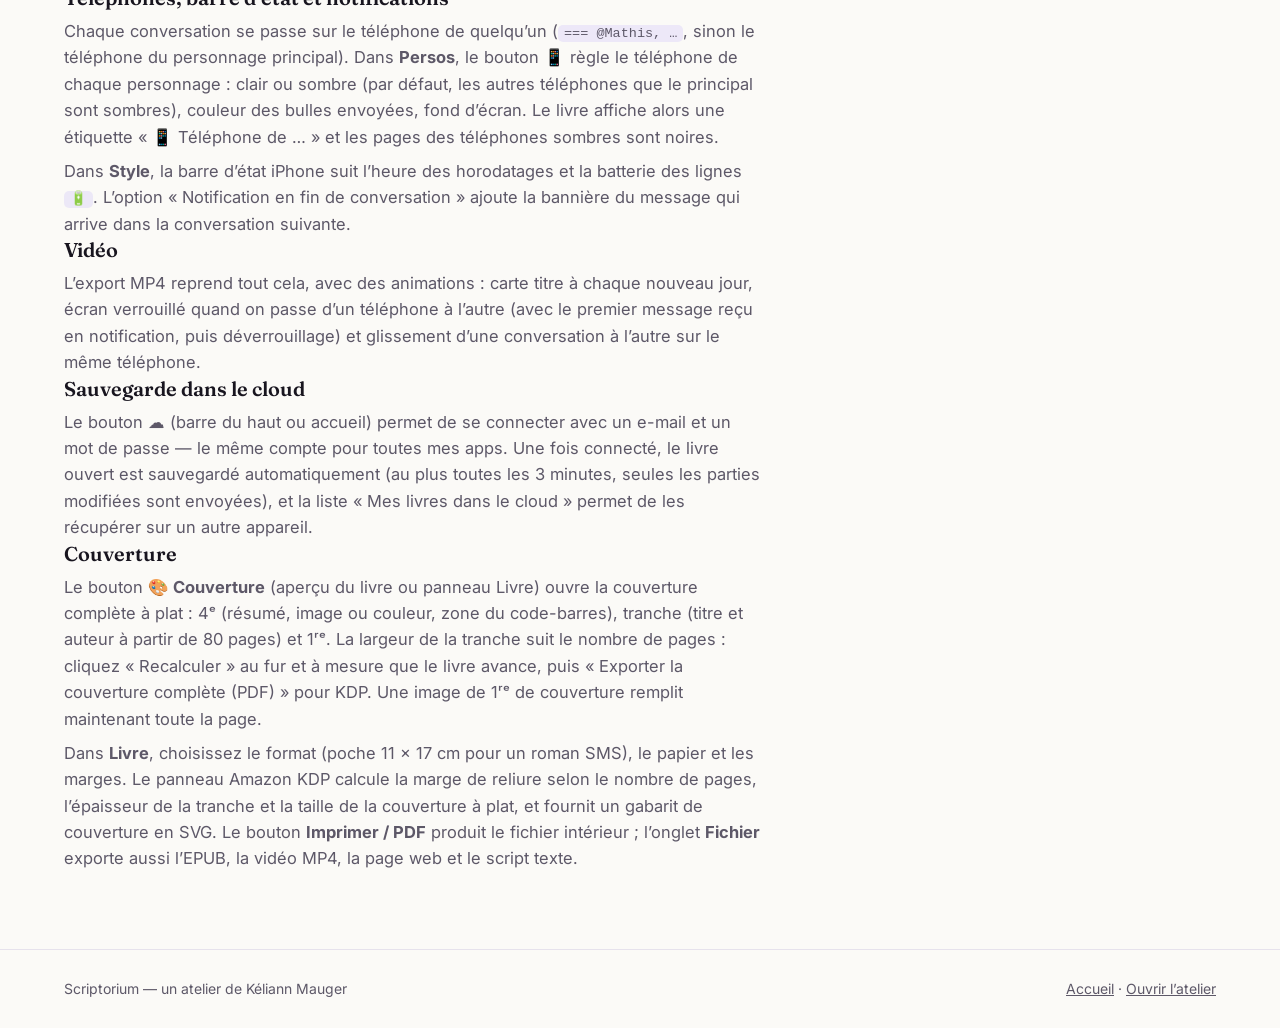
<file: guide/index.html>
<!DOCTYPE html>
<html lang="fr">
<head>
<meta charset="utf-8">
<meta name="viewport" content="width=device-width,initial-scale=1">
<title>Guide — Scriptorium</title>
<meta name="description" content="Guide de Scriptorium : syntaxe des scripts de roman SMS, règles, sauvegarde et publication.">
<meta name="theme-color" content="#120f1f">
<link rel="icon" href="../assets/icon.svg" type="image/svg+xml">
<link rel="manifest" href="../manifest.webmanifest">
<link rel="preconnect" href="https://fonts.googleapis.com"><link rel="preconnect" href="https://fonts.gstatic.com" crossorigin>
<link href="https://fonts.googleapis.com/css2?family=Fraunces:opsz,wght@9..144,600&family=Inter:wght@400;600&display=swap" rel="stylesheet">
<link rel="stylesheet" href="../assets/site.css">
<script>new MutationObserver(()=>{for(const c of document.querySelectorAll('.stack td:not([data-l])')){let i=0,p=c;while(p=p.previousElementSibling)i+=p.colSpan;c.dataset.l=c.closest('table').rows[0].cells[i]?.textContent||''}}).observe(document,{childList:true,subtree:true})</script>
</head>
<body>
<header class="nav"><div class="wrap">
 <a class="brand" href="../"><img src="../assets/icon.svg" alt=""><span>Script<i>orium</i></span></a>
 <nav aria-label="Sections"><a href="../">Accueil</a><a href="../app/">Ouvrir l’atelier</a></nav>
</div></header>

<main class="band"><div class="wrap">
 <h1 style="font-size:clamp(36px,5vw,52px)">Guide de l’atelier</h1>
 <p class="lede">Tout ce qu’il faut pour écrire un roman SMS dans Scriptorium, à la main ou en collant un script.</p>
 <div class="toc"><a href="#demarrer">Démarrer</a><a href="#syntaxe">Syntaxe des scripts</a><a href="#regles">Règles</a><a href="#sauvegarde">Sauvegarde</a><a href="#publier">Publier</a></div>

 <section class="gsec" id="demarrer">
  <h2>Démarrer</h2>
  <ol class="rules">
   <li>Ouvrez l’atelier et choisissez <b>Nouveau livre → Roman SMS</b>.</li>
   <li>Dans l’onglet <b>Persos</b>, créez vos personnages. Le bouton <b>D / G</b> choisit le côté des bulles : à droite, le propriétaire du téléphone ; à gauche, ses contacts.</li>
   <li>Écrivez bulle par bulle dans la zone du bas, ou passez par <b>＋ → Coller un script</b> pour ajouter un chapitre entier d’un coup.</li>
   <li>Vérifiez le rendu dans <b>Lecture</b> (les messages arrivent un à un) et dans <b>Livre</b> (pages réelles).</li>
  </ol>
 </section>

 <section class="gsec" id="syntaxe">
  <h2>Syntaxe des scripts</h2>
  <p>Une ligne = un élément. Les lignes vides sont ignorées.</p>
  <table class="stack">
   <thead><tr><th>Pour obtenir</th><th>Écrire</th><th>Exemple</th></tr></thead>
   <tbody>
    <tr><td>Un chapitre</td><td><code># Titre</code></td><td><code># Jour 3 — Pompon</code></td></tr>
    <tr><td>Une conversation</td><td><code>=== Nom1, Nom2 | Nom affiché | sous-titre</code></td><td><code>=== Chloé, Léa | Bestie 🚨 | en ligne</code></td></tr>
    <tr><td>Le nom enregistré dans le téléphone</td><td><code>=== Nom1, Nom2 (Nom affiché)</code></td><td><code>=== Chloé, Mathis (Numéro Inconnu)</code></td></tr>
    <tr><td>Le téléphone de quelqu’un d’autre (ses bulles à droite)</td><td><code>=== @Nom1, Nom2 | …</code></td><td><code>=== @Mathis, Hugo | Coloc &amp; Co</code></td></tr>
    <tr><td>Une reprise de conversation</td><td><code>=== reprise Nom1, Nom2</code></td><td><code>=== reprise Chloé, Mathis</code></td></tr>
    <tr><td>Un contact renommé</td><td>reprise avec un nouveau nom affiché</td><td><code>=== reprise Chloé, Mathis (Lui ✨) | Lui ✨</code></td></tr>
    <tr><td>Un horodatage</td><td><code>[texte]</code></td><td><code>[Mardi 21:14]</code></td></tr>
    <tr><td>Une notification (bannière en haut de l’écran)</td><td><code>^ Expéditeur: texte</code> ou <code>^ App · Expéditeur: texte</code></td><td><code>^ Léa: t’es où ??</code><br><code>^ Instagram · lea.marchal: a aimé votre photo</code></td></tr>
    <tr><td>Le niveau de batterie (barre d’état)</td><td><code>🔋 pourcentage</code></td><td><code>🔋 14</code></td></tr>
    <tr><td>Un message</td><td><code>Prénom: texte</code></td><td><code>Chloé: tu dors ?</code></td></tr>
    <tr><td>Un message sur plusieurs lignes</td><td>lignes suivantes sans préfixe</td><td><code>Mathis: Règles.</code> puis <code>1. Pas de prénoms.</code></td></tr>
    <tr><td>Quelqu’un qui écrit</td><td><code>Prénom: ...</code></td><td><code>Mathis: ...</code></td></tr>
    <tr><td>Un message vocal</td><td><code>Prénom: (vocal durée)</code></td><td><code>Chloé: (vocal 0:47)</code></td></tr>
    <tr><td>Un appel ou une visio</td><td><code>(appel durée)</code> · <code>(visio durée)</code> · <code>(appel manqué)</code></td><td><code>Léa: (appel manqué)</code></td></tr>
    <tr><td>Une photo</td><td><code>Prénom: (photo: description | légende)</code></td><td><code>Chloé: (photo: Pompon endormi sur le clavier)</code></td></tr>
    <tr><td>Une capture d’écran</td><td><code>Prénom: (capture: ce qu’on voit)</code></td><td><code>Chloé: (capture: la réponse « team ficus »)</code></td></tr>
    <tr><td>Un brouillon effacé</td><td><code>Prénom: (brouillon: texte)</code></td><td><code>Mathis: (brouillon: Ne tombe pas amoureuse)</code></td></tr>
    <tr><td>Une réaction sur le dernier message de l’autre</td><td><code>Prénom: (réaction ❤️)</code></td><td><code>Mathis: (réaction ❤️)</code></td></tr>
    <tr><td>Un accusé sous le dernier message</td><td><code>&gt; texte</code></td><td><code>&gt; Lu à 03:10</code></td></tr>
    <tr><td>Une localisation</td><td><code>Prénom: (lieu: nom)</code></td><td><code>Léa: (lieu: Parc des Lilas)</code></td></tr>
    <tr><td>Un fichier</td><td><code>Prénom: (fichier: nom.ext)</code></td><td><code>Hugo: (fichier: facture.pdf)</code></td></tr>
    <tr><td>Un lien</td><td><code>Prénom: (lien: titre | site)</code></td><td><code>Mathis: (lien: Playlist | musique.fr)</code></td></tr>
    <tr><td>Une narration</td><td><code>* texte</code></td><td><code>* Elle fixa l’écran.</code></td></tr>
    <tr><td>Un message système</td><td><code>! texte</code></td><td><code>! Hugo a quitté la conversation</code></td></tr>
    <tr><td>Une note d’auteur, jamais imprimée</td><td><code>// texte</code></td><td><code>// à revoir</code></td></tr>
    <tr><td>Un séparateur de scène</td><td><code>---</code></td><td><code>---</code></td></tr>
   </tbody>
  </table>
  <p>Dans un message : <code>**gras**</code>, <code>*italique*</code>, <code>~~barré~~</code>, <code>__souligné__</code>. Un message fait uniquement d’emojis s’affiche en grand.</p>
 </section>

 <section class="gsec" id="regles">
  <h2>Règles à respecter</h2>
  <ol class="rules">
   <li>Le prénom avant les deux-points est le vrai prénom du personnage, identique partout (24 caractères au plus : lettres, espaces, tirets, apostrophes, points). Un nouveau prénom crée un nouveau personnage.</li>
   <li>Par défaut, le premier personnage du script tient le téléphone : ses bulles sont à droite. Dans une conversation vue depuis un autre téléphone, mettez <code>@</code> devant son propriétaire ; une reprise garde ce réglage.</li>
   <li>Onglet Style → Couleurs : « Comme sur iPhone » met l’envoyé en bleu et le reçu en gris, et n’affiche les noms au-dessus des bulles que dans les groupes.</li>
   <li>Le nom de contact affiché dans un téléphone se règle seulement sur la ligne <code>===</code>, entre parenthèses. Une reprise sans parenthèses garde le dernier nom affiché.</li>
   <li>Une ligne sans préfixe se colle au message précédent. Elle ne doit donc pas commencer par <code>*</code>, <code>!</code>, <code>[</code>, <code>&gt;</code>, <code>#</code> ou <code>//</code>.</li>
   <li>Évitez un mot isolé suivi de deux-points en début de ligne (<code>Attention: …</code>) : il serait pris pour un personnage.</li>
   <li>Chaque conversation commence sur une nouvelle page du livre imprimé.</li>
   <li>Une photo ou une capture s’affiche dans un cadre avec sa description. Dans l’atelier, cliquez dessus pour la remplacer par la vraie image.</li>
   <li>Les heures sous les bulles s’ajoutent ensuite dans l’atelier, en survolant une bulle. Les réactions peuvent aussi s’y modifier.</li>
  </ol>
 </section>

 <section class="gsec" id="sauvegarde">
  <h2>Sauvegarde</h2>
  <p>Vos livres sont enregistrés automatiquement dans le navigateur de cet appareil, et un point de restauration est créé toutes les quatre minutes (<b>Fichier → Historique des versions</b>). Si vous videz les données du navigateur, ils disparaissent : exportez régulièrement le livre en <b>.json</b>, c’est votre vraie sauvegarde. Le même fichier se réimporte sur un autre ordinateur.</p>
 </section>

 <section class="gsec" id="publier">
  <h2>Publier</h2>
  <h3>Téléphones, barre d’état et notifications</h3>
  <p>Chaque conversation se passe sur le téléphone de quelqu’un (<code>=== @Mathis, …</code>, sinon le téléphone du personnage principal). Dans <b>Persos</b>, le bouton 📱 règle le téléphone de chaque personnage : clair ou sombre (par défaut, les autres téléphones que le principal sont sombres), couleur des bulles envoyées, fond d’écran. Le livre affiche alors une étiquette « 📱 Téléphone de … » et les pages des téléphones sombres sont noires.</p>
  <p>Dans <b>Style</b>, la barre d’état iPhone suit l’heure des horodatages et la batterie des lignes <code>🔋</code>. L’option « Notification en fin de conversation » ajoute la bannière du message qui arrive dans la conversation suivante.</p>
  <h3>Vidéo</h3>
  <p>L’export MP4 reprend tout cela, avec des animations : carte titre à chaque nouveau jour, écran verrouillé quand on passe d’un téléphone à l’autre (avec le premier message reçu en notification, puis déverrouillage) et glissement d’une conversation à l’autre sur le même téléphone.</p>
  <h3>Sauvegarde dans le cloud</h3>
  <p>Le bouton ☁ (barre du haut ou accueil) permet de se connecter avec un e-mail et un mot de passe — le même compte pour toutes mes apps. Une fois connecté, le livre ouvert est sauvegardé automatiquement (au plus toutes les 3 minutes, seules les parties modifiées sont envoyées), et la liste « Mes livres dans le cloud » permet de les récupérer sur un autre appareil.</p>
  <h3>Couverture</h3>
  <p>Le bouton <b>🎨 Couverture</b> (aperçu du livre ou panneau Livre) ouvre la couverture complète à plat : 4ᵉ (résumé, image ou couleur, zone du code-barres), tranche (titre et auteur à partir de 80 pages) et 1ʳᵉ. La largeur de la tranche suit le nombre de pages : cliquez « Recalculer » au fur et à mesure que le livre avance, puis « Exporter la couverture complète (PDF) » pour KDP. Une image de 1ʳᵉ de couverture remplit maintenant toute la page.</p>
  <p>Dans <b>Livre</b>, choisissez le format (poche 11 × 17 cm pour un roman SMS), le papier et les marges. Le panneau Amazon KDP calcule la marge de reliure selon le nombre de pages, l’épaisseur de la tranche et la taille de la couverture à plat, et fournit un gabarit de couverture en SVG. Le bouton <b>Imprimer / PDF</b> produit le fichier intérieur ; l’onglet <b>Fichier</b> exporte aussi l’EPUB, la vidéo MP4, la page web et le script texte.</p>
 </section>
</div></main>

<footer><div class="wrap"><span>Scriptorium — un atelier de Kéliann Mauger</span><span><a href="../">Accueil</a> · <a href="../app/">Ouvrir l’atelier</a></span></div></footer>
<script>{if('serviceWorker' in navigator)navigator.serviceWorker.register('../sw.js').catch(()=>{})}</script>
</body>
</html>
</file>
<file: assets/site.css>
/*
VOICE : un atelier d’écriture, chaleureux et précis, qui parle à un auteur.
IDEA : la conversation de téléphone qui devient une page de livre imprimée.
PICTURE : un téléphone dont les bulles glissent vers une page de livre ouverte.
COLOUR and TYPE : encre nocturne, violet de l’atelier, corail des bulles envoyées ; Fraunces pour les titres, Inter pour le texte.
LAYOUT : bandeau d’ouverture plein écran, puis bandes pleine largeur qui alternent nuit et papier.
*/
:root{color-scheme:light dark;--night:#120f1f;--night2:#1c1830;--paper:light-dark(#fbfaf7,#16131f);--card:light-dark(#ffffff,#1f1b2c);--ink:light-dark(#18151f,#efecf6);--mute:light-dark(#5d5868,#a8a2b8);--line:light-dark(#e6e2ec,#2e2940);--acc:#6d4aff;--coral:#e8675c;--grey:#e9e9eb}
:root[data-theme=light]{color-scheme:light}:root[data-theme=dark]{color-scheme:dark}
*{box-sizing:border-box;min-width:0}
html{scroll-padding-top:72px}
body{margin:0;background:var(--paper);color:var(--ink);font:16.5px/1.6 Inter,system-ui,-apple-system,"Segoe UI",Roboto,sans-serif;overflow-x:clip}
a{color:inherit}
h1,h2,h3{font-family:Fraunces,Georgia,serif;font-weight:600;line-height:1.08;text-wrap:balance;margin:0}
h2{font-size:clamp(28px,3.6vw,40px)}
h3{font-size:20px;line-height:1.25}
p{margin:0}
.band{padding:clamp(40px,6vw,88px) max(5vw,18px)}
.wrap{max-width:1180px;margin:0 auto}
.lede{color:var(--mute);max-width:62ch;margin-top:12px}

/* navigation */
.nav{position:sticky;top:0;z-index:10;background:color-mix(in srgb,var(--night) 92%,transparent);backdrop-filter:blur(8px);color:#fff}
.nav .wrap{display:flex;align-items:center;gap:18px;padding:12px max(5vw,18px);flex-wrap:wrap}
.brand{display:flex;align-items:center;gap:10px;text-decoration:none;font:600 18px Fraunces,Georgia,serif}
.brand img{width:30px;height:30px}
.brand i{color:#b8a8ff}
.nav nav{display:flex;gap:4px;margin-left:auto;flex-wrap:wrap}
.nav nav a{text-decoration:none;padding:8px 12px;border-radius:8px;color:#d7d2e8;font-size:14.5px}
.nav nav a:hover,.nav nav a:focus-visible{background:#ffffff14;color:#fff}

/* boutons */
.btn{display:inline-flex;align-items:center;justify-content:center;gap:8px;min-height:46px;padding:0 20px;border-radius:12px;font:600 15.5px Inter,system-ui,sans-serif;text-decoration:none;border:1px solid transparent;cursor:pointer}
.btn.pri{background:var(--acc);color:#fff;box-shadow:0 8px 22px -10px var(--acc)}
.btn.pri:hover{background:#7d5dff}
.btn.ghost{border-color:#ffffff40;color:#fff}
.btn.ghost:hover{background:#ffffff12}
.btn.line{border-color:var(--line);color:var(--ink);background:var(--card)}
:focus-visible{outline:3px solid #b8a8ff;outline-offset:2px}

/* ouverture */
.hero{background:var(--night);color:#fff}
.hero .wrap{display:grid;grid-template-columns:minmax(0,1fr) minmax(0,1.05fr);gap:clamp(24px,4vw,56px);align-items:center}
.hero h1{font-size:clamp(40px,6vw,64px);letter-spacing:-.02em}
.hero h1 i{color:#b8a8ff}
.hero .lede{color:#c9c3dc;font-size:18px}
.cta{display:flex;gap:10px;flex-wrap:wrap;margin-top:26px}
.note{font-size:13.5px;color:#9d96b3;margin-top:14px}
.fig{position:relative;min-height:400px}
.fig svg{position:absolute;inset:0;width:100%;height:100%}
.flow{animation:flow 6s ease-in-out infinite}
@keyframes flow{0%,15%{opacity:0;transform:translateX(-14px)}35%,85%{opacity:1;transform:none}100%{opacity:0}}
@media(prefers-reduced-motion:reduce){.flow{animation:none}}

/* types de livres */
.kinds{display:grid;grid-template-columns:repeat(auto-fill,minmax(min(100%,250px),1fr));gap:14px;margin-top:30px}
.kind{background:var(--card);border:1px solid var(--line);border-radius:16px;padding:18px}
.kind .k{display:flex;align-items:center;gap:10px;margin-bottom:6px}
.kind .k span{width:38px;height:38px;border-radius:10px;background:color-mix(in srgb,var(--acc) 12%,var(--card));display:grid;place-items:center;font-size:19px;flex:none}
.kind p{color:var(--mute);font-size:15px}
.kind.main{grid-column:span 2;background:var(--night2);color:#fff;border-color:transparent}
.kind.main p{color:#c9c3dc}
@media(max-width:600px){.kind.main{grid-column:auto}}

/* étapes */
.steps{display:grid;grid-template-columns:repeat(3,minmax(0,1fr));gap:18px;margin-top:30px;counter-reset:s}
.step{border-top:3px solid var(--acc);padding-top:14px}
.step b{display:block;font:600 19px Fraunces,Georgia,serif;margin-bottom:4px}
.step p{color:var(--mute);font-size:15px}
@media(max-width:800px){.steps{grid-template-columns:1fr}}

/* script */
.split{display:grid;grid-template-columns:minmax(0,1fr) minmax(0,1fr);gap:clamp(20px,4vw,48px);align-items:start;margin-top:26px}
@media(max-width:860px){.split,.hero .wrap{grid-template-columns:1fr}.fig{min-height:320px}}
pre{margin:0;background:var(--night);color:#e7e2f6;border-radius:14px;padding:18px 20px;font:13.5px/1.65 ui-monospace,"SFMono-Regular",Consolas,monospace;overflow-x:auto;white-space:pre}
pre .c{color:#b8a8ff}pre .t{color:#8fd3c7}pre .n{color:#ffb4ab}pre .s{color:#9d96b3}
.phone{background:var(--card);border:1px solid var(--line);border-radius:28px;padding:14px;max-width:380px;box-shadow:0 20px 50px -28px rgba(20,10,60,.5)}
.phone .hd{text-align:center;font-size:13px;color:var(--mute);border-bottom:1px solid var(--line);padding:4px 0 10px;margin-bottom:10px}
.phone .hd b{display:block;color:var(--ink);font-size:14.5px}
.bub{max-width:82%;padding:8px 13px;border-radius:18px;margin:4px 0;font-size:14.5px;line-height:1.35;width:fit-content}
.bub.r{margin-left:auto;background:var(--coral);color:#fff;border-bottom-right-radius:5px}
.bub.l{background:var(--grey);color:#18151f;border-bottom-left-radius:5px}
.bub.d{margin-left:auto;background:none;border:1.5px dashed var(--mute);color:var(--mute)}
.bub.d small{display:block;font-size:11px;font-style:italic}
.who{font-size:11.5px;color:var(--mute);margin:8px 8px 0}
.rcv{text-align:right;font-size:11.5px;color:var(--mute);margin:2px 6px}
.stamp{text-align:center;font-size:12px;font-weight:600;color:var(--mute);margin:8px 0}

/* exports */
.outs{display:grid;grid-template-columns:repeat(4,minmax(0,1fr));gap:1px;background:var(--line);border:1px solid var(--line);border-radius:16px;overflow:hidden;margin-top:28px}
.out{background:var(--card);padding:18px}
.out b{display:block;font:600 22px Fraunces,Georgia,serif;margin-bottom:4px}
.out p{color:var(--mute);font-size:14.5px}
@media(max-width:860px){.outs{grid-template-columns:repeat(2,minmax(0,1fr))}}
@media(max-width:480px){.outs{grid-template-columns:1fr}}

/* données */
.night{background:var(--night);color:#fff}
.night .lede{color:#c9c3dc}
.facts{display:grid;grid-template-columns:repeat(3,minmax(0,1fr));gap:22px;margin-top:26px}
.facts div{border-left:2px solid #b8a8ff;padding-left:14px}
.facts b{display:block;margin-bottom:4px}
.facts p{color:#c9c3dc;font-size:15px}
@media(max-width:800px){.facts{grid-template-columns:1fr}}

footer{padding:28px max(5vw,18px);color:var(--mute);font-size:14px;border-top:1px solid var(--line)}
footer .wrap{display:flex;gap:12px;justify-content:space-between;flex-wrap:wrap}

/* guide */
.toc{display:flex;gap:8px;flex-wrap:wrap;margin-top:18px}
.toc a{flex:none;text-decoration:none;padding:7px 12px;border-radius:999px;background:var(--card);border:1px solid var(--line);font-size:14px}
.gsec{margin-top:44px}
.gsec>p{color:var(--mute);max-width:70ch;margin-top:8px}
table{width:100%;border-collapse:collapse;margin-top:16px;font-size:15px;background:var(--card);border:1px solid var(--line);border-radius:12px;overflow:hidden}
th,td{text-align:left;padding:10px 12px;border-bottom:1px solid var(--line);vertical-align:top}
th{font-size:13px;color:var(--mute);font-weight:600;background:color-mix(in srgb,var(--acc) 6%,var(--card))}
td code,li code,p code{font:13.5px ui-monospace,Consolas,monospace;background:color-mix(in srgb,var(--acc) 10%,transparent);padding:1px 6px;border-radius:5px;overflow-wrap:anywhere}
ol.rules{margin:14px 0 0;padding-left:22px;max-width:76ch}
ol.rules li{margin:8px 0}
@media(max-width:600px){table{font-size:13px}.stack thead{display:none}.stack tr{display:grid;padding-block:10px;border-bottom:1px solid var(--line)}.stack td{display:flow-root;border:0;padding:3px 12px;padding-inline-start:8.5em}.stack td::before{content:attr(data-l);float:inline-start;width:7.5em;margin-inline-start:-8em;color:var(--mute);font-size:12px}}
</file>
<file: app/css/scriptorium.css>
/* Scriptorium — styles de l’interface */
:root{--side:#0f1115;--s2:#181b22;--s3:#262b36;--sink:#e8eaf0;--smute:#8d95a9;--bg:#f3f4f7;--panel:#fff;--ink:#14171f;--mute:#5f687c;--line:#e2e5ec;--acc:#5848f5;--accT:#fff;--r:10px;--sh1:0 1px 2px rgba(16,24,40,.06),0 1px 3px rgba(16,24,40,.08);--sh2:0 8px 24px -8px rgba(16,24,40,.22);--ui:Inter,system-ui,-apple-system,"Segoe UI",Roboto,sans-serif}
:root[data-t=dark]{--bg:#0a0b0f;--panel:#13151b;--ink:#e8eaf0;--mute:#8f98ac;--line:#232733;--sh1:0 1px 2px rgba(0,0,0,.4);--sh2:0 8px 24px -8px rgba(0,0,0,.6)}
*{box-sizing:border-box}
html,body{height:100%;margin:0}
body{font:14px/1.4 system-ui,-apple-system,"Segoe UI",Roboto,sans-serif;background:var(--bg);color:var(--ink);display:grid;grid-template-columns:330px 1fr;overflow:hidden}
body.fm{grid-template-columns:0 1fr}body.fm aside{display:none}
button,input,select,textarea{font:inherit;color:inherit}
button{cursor:pointer}
:focus-visible{outline:2px solid var(--acc);outline-offset:2px}
[hidden]{display:none!important}
aside{background:var(--side);color:var(--sink);display:flex;flex-direction:column;min-height:0;overflow:hidden}
.brand{font:700 21px Georgia,serif;padding:14px 16px 8px;letter-spacing:.2px}.brand b{color:#b3a2ff;font-style:italic}
.tabs{display:grid;grid-auto-flow:column;grid-auto-columns:1fr;padding:0 8px;border-bottom:1px solid var(--s3)}
.tabs button{background:none;border:0;color:var(--smute);padding:8px 2px 7px;font-size:11px;border-bottom:2px solid transparent;display:flex;flex-direction:column;align-items:center;gap:2px}
.tabs button span{font-size:16px}.tabs button.on{color:#fff;border-color:var(--acc)}
.tp{flex:1;overflow:auto;padding:6px 14px 28px;display:none}.tp.on{display:block}
aside h4{margin:18px 0 6px;font-size:11px;letter-spacing:.09em;text-transform:uppercase;color:var(--smute);border-top:1px solid var(--s3);padding-top:12px}
aside h4:first-child{border:0;margin-top:10px;padding-top:0}
aside input:not([type=checkbox]):not([type=range]):not([type=color]),aside select,aside textarea{width:100%;background:var(--s2);border:1px solid var(--s3);border-radius:8px;padding:7px 9px;color:#fff;margin:4px 0}
aside textarea{resize:vertical;min-height:60px}
aside label{display:block;color:var(--smute);font-size:12px;margin-top:8px}
aside label.ck{display:flex;gap:8px;align-items:center;color:var(--sink);font-size:13px;margin-top:6px}
aside input[type=range]{width:100%;accent-color:var(--acc)}
aside input[type=color]{width:100%;height:32px;padding:0;border:1px solid var(--s3);border-radius:8px;background:none}
aside output{float:right;color:#fff}
.two{display:grid;grid-template-columns:1fr 1fr;gap:8px}
.row{display:flex;align-items:center;gap:4px;margin:3px 0}
.chap{flex:1;min-width:0;display:flex;align-items:center;gap:8px;text-align:left;background:none;border:0;border-radius:8px;padding:7px 9px;color:var(--sink)}
.chap .tt{flex:1;overflow:hidden;text-overflow:ellipsis;white-space:nowrap}.chap small{color:var(--smute)}
.chap:hover{background:var(--s2)}.chap.on{background:var(--acc);color:var(--accT)}.chap.on small{opacity:.8}
.sd{width:9px;height:9px;border-radius:50%;flex:none;background:#8b93a7}.sd.s-review{background:#f0b429}.sd.s-final{background:#2fa36b}
.part{font:600 11px system-ui;text-transform:uppercase;letter-spacing:.08em;color:#b3a2ff;margin:12px 4px 2px}
.convs{margin:2px 0 8px 14px;border-left:2px solid var(--line);padding-left:8px;display:flex;flex-direction:column;gap:3px}.crv{display:flex;gap:3px;align-items:center}.cvl{flex:1;display:flex;justify-content:space-between;gap:6px;text-align:left;background:transparent;border:0;color:inherit;padding:4px 6px;border-radius:6px;font-size:.88em;cursor:pointer}.cvl:hover{background:rgba(127,127,127,.15)}.cvl small{opacity:.6}.cvadd{align-self:flex-start;background:transparent;border:1px dashed var(--line);color:inherit;border-radius:6px;padding:2px 8px;font-size:.8em;cursor:pointer}
.crow.dz{outline:2px dashed var(--acc);border-radius:8px}
.mini{background:var(--s2);border:0;color:var(--sink);border-radius:6px;width:26px;height:26px;flex:none}.mini:hover{background:var(--s3)}
.add{width:100%;background:none;border:1px dashed #475069;color:#c3cadc;border-radius:8px;padding:8px;margin-top:6px}.add:hover{background:var(--s2)}
.cc{background:var(--s2);border-radius:12px;padding:8px;margin:8px 0}
.cc .row input[type=text]{flex:1;min-width:0;margin:0!important}
.cc input[type=color]{width:40px!important;height:28px;flex:none;margin:0}
.cc .note{margin:6px 0 0!important;font-size:12px}
.avb{width:34px;height:34px;border-radius:50%;border:0;padding:0;overflow:hidden;flex:none;font:600 14px system-ui;display:flex;align-items:center;justify-content:center}
.avt{width:28px;height:28px;border-radius:50%;flex:none;display:flex;align-items:center;justify-content:center;overflow:hidden}
.avt img{width:100%;height:100%;object-fit:cover;display:block}
.sty{display:grid;grid-template-columns:1fr 1fr;gap:6px}
.sty button{background:var(--s2);border:2px solid transparent;color:var(--sink);border-radius:10px;padding:9px 6px;font-size:12px}
.sty button.on{border-color:var(--acc);background:#262046}
.sw{display:flex;gap:6px;flex-wrap:wrap;margin:6px 0}.sw button{width:24px;height:24px;border-radius:50%;border:2px solid transparent;padding:0}.sw button.on{border-color:#fff}
.tools{display:grid;grid-template-columns:1fr 1fr;gap:6px;margin:6px 0}
.tools button{background:var(--s2);border:0;border-radius:8px;padding:9px 6px;text-align:center;color:var(--sink);font-size:13px}.tools button:hover{background:var(--s3)}
.tools .pri{background:var(--acc);color:var(--accT);grid-column:span 2}
.tools .wide{grid-column:span 2}
.small{font-size:11px;color:var(--smute);margin:6px 0}
main{display:flex;flex-direction:column;min-width:0;height:100vh}
.head{display:flex;align-items:center;gap:8px;padding:8px 14px;background:var(--panel);border-bottom:1px solid var(--line);flex-wrap:wrap}
.ib{background:var(--bg);border:0;border-radius:8px;width:32px;height:32px;flex:none}.ib:hover{background:var(--line)}.ib:disabled{opacity:.35;cursor:default}.ib.sm{width:26px;height:26px}
.chtitle{flex:1;min-width:120px;border:0;background:none;font:700 19px Georgia,serif;color:var(--ink)}
.seg{display:flex;background:var(--bg);border-radius:9px;padding:2px}.seg button{border:0;background:none;padding:5px 11px;border-radius:7px;font-size:13px;color:var(--mute)}.seg button.on{background:var(--panel);color:var(--ink);box-shadow:0 1px 3px rgba(0,0,0,.15)}
.sbox{display:flex;align-items:center;gap:4px}.srch{width:150px;border:1px solid var(--line);background:var(--bg);border-radius:999px;padding:6px 12px;color:var(--ink)}
#qc{font-size:11px;color:var(--mute);min-width:28px}
.stat{background:none;border:0;color:var(--mute);font-size:12px;text-align:right;white-space:nowrap;line-height:1.3;padding:2px 4px}
.goal{height:4px;border-radius:3px;background:var(--line);margin-top:3px;overflow:hidden}.goal i{display:block;height:100%;background:var(--acc);width:0}
#svs{font-size:11px;color:var(--mute)}
#stage{flex:1;min-height:0;display:flex;flex-direction:column;position:relative}
.view{flex:1;min-height:0;display:flex;flex-direction:column}
#chat{flex:1;overflow:auto;padding:22px 14px 90px;position:relative}
#phone,#rphone{max-width:480px;margin:0 auto;border:1px solid var(--line);border-radius:30px;box-shadow:0 18px 50px -24px rgba(20,20,60,.35);overflow:hidden}
.empty{text-align:center;color:var(--mute);margin:70px 20px}
.ctl{position:absolute;top:-15px;display:none;gap:1px;background:var(--panel);border:1px solid var(--line);border-radius:8px;padding:2px;z-index:4;box-shadow:0 4px 12px rgba(0,0,0,.14);white-space:nowrap;color:var(--ink)}
.r>.ctl{right:0}.l>.ctl{left:0}.c>.ctl{left:50%;transform:translateX(-50%)}
.it:hover>.ctl,.it:focus-within>.ctl{display:flex}
.ctl button,.ctl .dg{background:none;border:0;width:24px;height:24px;border-radius:5px;color:var(--mute);font-size:12px;display:inline-flex;align-items:center;justify-content:center;padding:0}
.ctl .dg{cursor:grab}.ctl button:hover{background:var(--bg);color:var(--ink)}
.it.sel::after{content:'';position:absolute;inset:-3px -6px;border:2px solid var(--acc);border-radius:12px;pointer-events:none}
.it.dim{opacity:.22}.it.hit .b{box-shadow:0 0 0 2px #f0b429}
.it.flash{animation:fl 1.4s}@keyframes fl{0%,60%{background:rgba(240,180,41,.4)}100%{background:none}}
.it.dT{box-shadow:0 -3px 0 var(--acc)}.it.dB{box-shadow:0 3px 0 var(--acc)}
.authnote{background:#fff3b0;color:#4a3b00;border-radius:10px;padding:6px 12px;font-size:13px;max-width:100%;white-space:pre-wrap;text-align:left!important;outline:none}
.authnote::before{content:'📝 Note d’auteur — non imprimée\A';white-space:pre;display:block;font-size:10px;opacity:.7;font-weight:600}
.dots i{animation:bl 1.2s infinite}.dots i:nth-child(2){animation-delay:.15s}.dots i:nth-child(3){animation-delay:.3s}
@keyframes bl{50%{opacity:.15}}@media(prefers-reduced-motion:reduce){.dots i,.it.flash{animation:none}}
.hid{display:none!important}
#selbar{position:absolute;left:50%;bottom:150px;transform:translateX(-50%);background:var(--side);color:#fff;border-radius:12px;padding:6px 10px;display:flex;gap:6px;align-items:center;box-shadow:0 8px 30px rgba(0,0,0,.35);z-index:6;flex-wrap:wrap;max-width:94%}
#selbar button{background:var(--s2);border:0;color:#fff;border-radius:8px;padding:6px 10px;font-size:12px}#selbar button:hover{background:var(--s3)}
.composer{background:var(--panel);border-top:1px solid var(--line);padding:8px 16px 10px}
.cin{max-width:480px;margin:0 auto}
.cb{display:flex;justify-content:space-between;align-items:center;gap:8px;background:var(--bg);border-left:3px solid var(--acc);border-radius:6px;padding:4px 8px;margin-bottom:6px;font-size:12px;color:var(--mute)}
.cb button{background:none;border:0;color:var(--mute)}
.chips{display:flex;flex-wrap:wrap;gap:6px;margin-bottom:8px}
.chip{border:1px solid var(--line);border-radius:999px;padding:3px 12px;font-size:12px;background:var(--bg);color:var(--ink)}.chip.on{border-color:transparent}
.send{display:flex;gap:6px;align-items:flex-end}
#ta{flex:1;resize:none;border:1px solid var(--line);background:var(--bg);border-radius:18px;padding:9px 14px;max-height:140px;min-height:38px;color:var(--ink)}
.go{background:var(--acc);color:var(--accT);border:0;border-radius:50%;width:38px;height:38px;font-size:17px;flex:none}
.hint{font-size:11px;color:var(--mute);margin-top:6px}
.rbar{display:flex;gap:8px;align-items:center;padding:8px 16px;background:var(--panel);border-bottom:1px solid var(--line);flex-wrap:wrap}
.rbar button,.rbar select{background:var(--bg);border:1px solid var(--line);border-radius:8px;padding:5px 12px;color:var(--ink)}
.rbar .acc{background:var(--acc);color:var(--accT);border:0}
#rchat{flex:1;overflow:auto;padding:22px 14px 60px}
.pgrid{flex:1;overflow:auto;display:grid;grid-template-columns:repeat(auto-fill,minmax(250px,1fr));gap:14px;padding:18px;align-content:start}
.card{background:var(--panel);border:1px solid var(--line);border-radius:14px;padding:12px;display:flex;flex-direction:column;gap:6px;text-align:left}
.card.cur{border-color:var(--acc)}.card.dz{outline:2px dashed var(--acc)}
.card .ch{display:flex;justify-content:space-between;gap:8px;align-items:flex-start}
.card .ctag{font-size:11px;text-transform:uppercase;letter-spacing:.08em;color:var(--acc);font-weight:700}
.card .cm{font-size:12px;color:var(--mute)}.card .cx p{margin:2px 0;font-size:12px;color:var(--mute);overflow:hidden;text-overflow:ellipsis;white-space:nowrap}
.card .cn{font-size:12px;background:#fff3b0;color:#4a3b00;border-radius:8px;padding:4px 8px}
.card .ca{display:flex;gap:6px;flex-wrap:wrap;margin-top:auto}.card .ca button{background:var(--bg);border:0;border-radius:7px;padding:4px 9px;font-size:12px}.card .ca .dg{color:#d33}
.st{border:0;border-radius:999px;padding:2px 9px;font-size:11px;background:#e6e8ef;color:#333;flex:none}.st.s-review{background:#ffe6a3;color:#5a4300}.st.s-final{background:#bfeccf;color:#10502b}
.card.addc{align-items:center;justify-content:center;border-style:dashed;color:var(--mute);min-height:140px;background:none}
.bwrap{flex:1;overflow:auto;background:#d4d8e3;padding:6px 10px 40px}
:root[data-t=dark] .bwrap{background:#0a0c10}
dialog{border:1px solid var(--line);border-radius:16px;background:var(--panel);color:var(--ink);width:min(520px,94vw);padding:18px;max-height:90vh}
dialog.wide{width:min(760px,96vw)}
dialog.wide.xl{width:min(1100px,96vw)}
dialog::backdrop{background:rgba(5,6,12,.55)}
dialog h3{margin:0 0 8px;font:700 18px Georgia,serif}
#mdB{max-height:64vh;overflow:auto;padding:2px}
dialog menu{display:flex;gap:8px;justify-content:flex-end;margin:12px 0 0;padding:0}
dialog menu button,.btn{padding:7px 14px;border-radius:8px;border:1px solid var(--line);background:var(--bg);color:var(--ink)}
dialog menu .ok{background:var(--acc);color:var(--accT);border:0}
.frm label{display:block;margin-top:10px;font-size:12px;color:var(--mute)}
.frm label.ck{display:flex;gap:8px;align-items:center;color:var(--ink);font-size:13px}
.frm input:not([type=checkbox]),.frm select,.frm textarea,dialog textarea{width:100%;border:1px solid var(--line);background:var(--bg);color:var(--ink);border-radius:8px;padding:7px 9px;margin-top:3px}
.frm textarea,dialog textarea{min-height:150px;resize:vertical}
.hrow{display:flex;gap:8px;align-items:center;padding:7px 0;border-bottom:1px solid var(--line)}.hrow span{flex:1}
.bar{height:8px;background:var(--line);border-radius:5px;overflow:hidden}.bar i{display:block;height:100%;background:var(--acc)}
.sgrid{display:grid;grid-template-columns:repeat(4,1fr);gap:8px;margin-bottom:10px}.sgrid div{background:var(--bg);border-radius:10px;padding:8px;text-align:center}.sgrid b{display:block;font-size:20px}
.srow{display:grid;grid-template-columns:130px 1fr 70px;gap:8px;align-items:center;font-size:12px;margin:5px 0}
kbd{background:var(--bg);border:1px solid var(--line);border-radius:5px;padding:1px 6px;font:12px ui-monospace,monospace}
#pal{padding:10px;width:min(560px,94vw);top:12vh;margin-top:0}
#pal input{width:100%;border:1px solid var(--line);background:var(--bg);color:var(--ink);border-radius:10px;padding:10px 12px;font-size:15px}
#pl{max-height:50vh;overflow:auto;margin-top:6px}
#pl button{display:block;width:100%;text-align:left;border:0;background:none;padding:8px 10px;border-radius:8px;color:var(--ink)}#pl button.on{background:var(--acc);color:var(--accT)}
#pop{position:fixed;z-index:80;background:var(--panel);color:var(--ink);border:1px solid var(--line);border-radius:12px;box-shadow:0 12px 40px rgba(0,0,0,.25);padding:5px;min-width:150px;max-width:90vw}
#pop .pi{display:block;width:100%;text-align:left;background:none;border:0;padding:7px 10px;border-radius:7px;color:var(--ink);white-space:nowrap}#pop .pi:hover{background:var(--bg)}#pop .pi.acc{background:var(--acc);color:var(--accT);text-align:center}#pop .pi.danger{color:#d33}
#pop .rg{display:grid;grid-template-columns:repeat(5,1fr);gap:2px}#pop .rg button{background:none;border:0;font-size:20px;padding:5px;border-radius:7px}#pop .rg button:hover{background:var(--bg)}
#pop .tp2{display:flex;gap:6px;align-items:center;padding:4px}#pop input{background:var(--bg);border:1px solid var(--line);border-radius:7px;padding:5px 8px;color:var(--ink)}
#toasts{position:fixed;left:50%;bottom:24px;transform:translateX(-50%);display:flex;flex-direction:column;gap:6px;z-index:100;align-items:center}
.toast{background:#1c202b;color:#fff;border-radius:10px;padding:9px 14px;box-shadow:0 8px 24px rgba(0,0,0,.35);display:flex;gap:12px;align-items:center}.toast button{background:none;border:0;color:#b3a2ff;font-weight:600}
#pr{display:none}
@media(max-width:900px){body{grid-template-columns:1fr}aside{position:fixed;inset:0 25% 0 0;z-index:30;display:none;max-width:340px}body.sbo aside{display:flex}body.fm aside{display:none}.srch{width:100px}.seg button{padding:5px 8px}}
@media print{
 body{display:block;overflow:visible;background:#fff;height:auto}aside,main,dialog,#pop,#toasts,#home,#fbar{display:none!important}
 #pr{display:block}#pr *{-webkit-print-color-adjust:exact;print-color-adjust:exact}
}

.xbar{display:flex;gap:10px;align-items:center;flex-wrap:wrap;padding:6px 16px;background:var(--panel);border-bottom:1px solid var(--line);font-size:13px;color:var(--mute)}
.xbar select,.xbar button,.xbar input{background:var(--bg);border:1px solid var(--line);border-radius:8px;padding:4px 10px;color:var(--ink)}
.xbar b{color:var(--ink)}
#xchat,#xrbox{flex:1;overflow:auto;padding:22px 14px 90px}
.xp,#xrpage{max-width:640px;margin:0 auto}
#xcomp .xrow{display:flex;gap:8px;align-items:flex-end;flex-wrap:wrap}
#xcomp .xtas{flex:1;min-width:240px;display:flex;flex-direction:column;gap:6px}
#xcomp textarea{width:100%;box-sizing:border-box;border:1px solid var(--line);background:var(--bg);color:var(--ink);border-radius:10px;padding:8px 10px;font:inherit;resize:vertical}
#xcomp .xbtns{display:flex;gap:6px;flex-wrap:wrap}
#xcomp .xbtns button{background:var(--bg);border:1px solid var(--line);border-radius:8px;padding:6px 11px;color:var(--ink)}
#xcomp .xbtns button.acc{background:var(--acc);color:var(--accT);border:0}
.lib .lb{display:flex;gap:10px;align-items:center;padding:8px 10px;border:1px solid var(--line);border-radius:10px;margin-bottom:6px}.lib .lb.cur{border-color:var(--acc)}
.lib .lbi{font-size:24px}.lib .lbt{flex:1;display:flex;flex-direction:column}.lib small{color:var(--mute)}
.lib button{background:var(--bg);border:1px solid var(--line);border-radius:8px;padding:5px 10px;color:var(--ink)}.lib button.acc{background:var(--acc);color:var(--accT);border:0}
.kcs{display:grid;grid-template-columns:1fr 1fr;gap:10px;margin-bottom:12px}
.kc{display:flex;flex-direction:column;gap:4px;align-items:flex-start;text-align:left;padding:12px;border:2px solid var(--line);border-radius:12px;background:var(--bg);color:var(--ink)}.kc.on{border-color:var(--acc);background:color-mix(in srgb,var(--acc),transparent 90%)}.kc small{color:var(--mute);line-height:1.35}.kci{font-size:26px}
.mk[hidden]{display:none}
#home{position:fixed;inset:0;z-index:20;background:var(--bg);color:var(--ink);overflow:auto}#home[hidden]{display:none}
#home .hw{max-width:980px;margin:0 auto;padding:48px 24px 60px}#home h1{font:700 52px Georgia,serif;margin:0}#home h1 i{color:var(--acc)}
#home .hs{color:var(--mute);font-size:17px;margin:6px 0 34px}#home h2{font-size:13px;text-transform:uppercase;letter-spacing:.1em;color:var(--mute);margin:26px 0 10px}
#home .hg{display:grid;grid-template-columns:repeat(auto-fill,minmax(210px,1fr));gap:12px}#home .hg.k{grid-template-columns:repeat(auto-fit,minmax(220px,1fr))}
#home .hb,#home .hk{position:relative;display:flex;flex-direction:column;gap:4px;align-items:flex-start;text-align:left;padding:16px;border:1px solid var(--line);border-radius:14px;background:var(--panel);color:var(--ink);cursor:pointer;font:inherit}
#home .hb:hover,#home .hk:hover{border-color:var(--acc);transform:translateY(-2px);box-shadow:0 10px 26px -14px rgba(0,0,0,.4)}
#home .hbi{font-size:30px}#home small{color:var(--mute);line-height:1.35}#home .hbx{position:absolute;right:8px;top:8px;display:none;gap:2px}#home .hb:hover .hbx{display:flex}
#home .hbx button{border:0;background:var(--bg);border-radius:7px;width:28px;height:28px;cursor:pointer}
#home .hf{margin-top:30px;display:flex;gap:10px;flex-wrap:wrap}#home .hf button{border:1px solid var(--line);background:var(--panel);color:var(--ink);border-radius:9px;padding:8px 14px;cursor:pointer}#home .hf .acc{background:var(--acc);color:var(--accT);border:0}
.seg2{display:inline-flex;background:var(--bg);border-radius:9px;padding:2px}.seg2 button{border:0!important;background:none!important;padding:4px 10px!important}.seg2 button.on{background:var(--panel)!important;box-shadow:0 1px 3px rgba(0,0,0,.15)}
.kdp{background:var(--bg);border:1px solid var(--line);border-radius:10px;padding:8px 10px;margin:6px 0}.kdp .kr{display:flex;justify-content:space-between;gap:8px;padding:2px 0}.kdp .kr span{color:var(--mute)}.kdp .warn{color:#c2410c;font-size:12px;margin:4px 0 0}
body.focus{grid-template-columns:1fr!important}body.focus aside,body.focus .head{display:none}
#fbar[hidden]{display:none}#fbar{position:fixed;top:0;left:0;right:0;z-index:25;display:flex;gap:10px;align-items:center;justify-content:center;padding:6px 12px;background:rgba(20,22,30,.92);color:#fff;font:13px system-ui;opacity:.3;transition:opacity .25s}#fbar:hover,#fbar:focus-within{opacity:1}
#fbar input{width:64px;background:#2a2e3a;color:#fff;border:1px solid #444;border-radius:6px;padding:3px 6px}#fbar button{background:#2a2e3a;color:#fff;border:1px solid #444;border-radius:7px;padding:3px 10px;cursor:pointer}#fbar button.on{background:#fff;color:#111}
#fbar .fbar{width:140px;height:6px;background:#3a3e4c;border-radius:4px;overflow:hidden}#fbar .fbar i{display:block;height:100%;background:#7fd16a;width:0}
#xcomp{position:relative}
/* ═════ Direction artistique ═════ */
/* ═════ Direction artistique : sobre, dense, lisible ═════ */
body{font:13.5px/1.45 var(--ui);-webkit-font-smoothing:antialiased;text-rendering:optimizeLegibility}
body{grid-template-columns:300px 1fr}
.ic{width:18px;height:18px;fill:none;stroke:currentColor;stroke-width:1.7;stroke-linecap:round;stroke-linejoin:round;flex:none;display:block}
::-webkit-scrollbar{width:10px;height:10px}::-webkit-scrollbar-thumb{background:rgba(120,128,150,.35);border-radius:8px;border:3px solid transparent;background-clip:content-box}::-webkit-scrollbar-thumb:hover{background:rgba(120,128,150,.6);background-clip:content-box;border:3px solid transparent}::-webkit-scrollbar-track{background:transparent}
:focus-visible{outline:2px solid var(--acc);outline-offset:1px;border-radius:6px}
/* Panneau latéral */
aside{border-right:1px solid #000}
.brand{display:flex;align-items:center;gap:10px;font:600 17px var(--ui);padding:16px 16px 12px;letter-spacing:-.01em;flex-wrap:wrap}
.brand b{font:italic 600 17px Georgia,serif;color:#a99cff}
.brand .logo{width:28px;height:28px;border-radius:8px;background:linear-gradient(135deg,#6d5bff,#9b6bff);display:grid;place-items:center;font:italic 700 16px Georgia,serif;color:#fff;box-shadow:0 2px 8px rgba(88,72,245,.45)}
.brand small{flex-basis:100%;font:500 11px var(--ui);color:var(--smute);margin:-4px 0 0 38px;display:block}
.tabs{padding:0 10px;border-bottom:1px solid var(--s3);gap:2px}
.tabs button{padding:9px 2px 8px;font:500 11px var(--ui);color:var(--smute);gap:4px;transition:color .15s;border-bottom-width:2px}
.tabs button:hover{color:var(--sink)}.tabs button.on{color:#fff;border-color:var(--acc)}
.tp{padding:4px 14px 32px}
aside h4{margin:22px 0 8px;font:600 10.5px var(--ui);letter-spacing:.09em;color:var(--smute);border-top:0;padding-top:0}
aside h4:first-child{margin-top:12px}
aside input:not([type=checkbox]):not([type=range]):not([type=color]),aside select,aside textarea{background:var(--s2);border:1px solid var(--s3);border-radius:8px;padding:0 10px;height:32px;font-size:13px;color:#fff;margin:4px 0;transition:border-color .15s,box-shadow .15s}
aside textarea{height:auto;padding:8px 10px;line-height:1.45}
aside input:focus,aside select:focus,aside textarea:focus{outline:0;border-color:var(--acc);box-shadow:0 0 0 3px rgba(88,72,245,.25)}
aside label{font:500 12px var(--ui);color:var(--smute);margin-top:10px}
aside label.ck{font-size:13px;color:var(--sink);gap:9px}
aside input[type=checkbox]{accent-color:var(--acc);width:15px;height:15px}
aside input[type=color]{border-radius:8px;border:1px solid var(--s3);height:32px;cursor:pointer}
.chap{padding:7px 10px;border-radius:8px;font-weight:500;transition:background .12s}
.chap:hover{background:var(--s2)}
.chap.on{background:rgba(88,72,245,.22);color:#fff;box-shadow:inset 2px 0 0 var(--acc)}
.chap small{font-variant-numeric:tabular-nums;font-size:11px}
.part{font:600 10.5px var(--ui);color:#a99cff;margin:14px 4px 4px}
.mini{background:transparent;color:var(--smute);border-radius:6px;width:24px;height:24px;transition:background .12s,color .12s}.mini:hover{background:var(--s3);color:#fff}
.add{border:1px dashed var(--s3);color:var(--smute);border-radius:8px;padding:8px;font-weight:500;transition:all .15s}.add:hover{background:var(--s2);color:#fff;border-color:#3a4152}
.cc{background:var(--s2);border:1px solid var(--s3);border-radius:12px;padding:10px}
.sty button{background:var(--s2);border:1px solid var(--s3);border-radius:9px;padding:10px 6px;font-weight:500;transition:all .12s}.sty button:hover{border-color:#3a4152}.sty button.on{border-color:var(--acc);background:rgba(88,72,245,.18)}
.tools button{background:var(--s2);border:1px solid var(--s3);border-radius:8px;padding:0 8px;min-height:34px;font:500 12.5px var(--ui);transition:all .12s}.tools button:hover{background:var(--s3)}
.tools .pri{background:var(--acc);border-color:var(--acc);color:#fff}.tools .pri:hover{background:#6a5cff}
.small{font:12px/1.45 var(--ui);color:var(--smute)}
.kdp{background:var(--s2);border:1px solid var(--s3);border-radius:10px}
.convs{border-left:1px solid var(--s3);margin-left:16px}
.cvl{font-weight:500}
/* Barre supérieure */
.head{height:54px;padding:0 16px;gap:6px;flex-wrap:nowrap;box-shadow:0 1px 0 var(--line)}
.ib{background:transparent;color:var(--mute);border-radius:8px;width:34px;height:34px;display:grid;place-items:center;padding:0;transition:background .12s,color .12s}
.ib:hover{background:var(--bg);color:var(--ink)}.ib.sm{width:28px;height:28px}.ib.sm .ic{width:15px;height:15px}
.chtitle{font:600 16px var(--ui);letter-spacing:-.01em;padding:0 8px;height:34px;border-radius:8px;min-width:100px;transition:background .12s}
.chtitle:hover,.chtitle:focus{background:var(--bg);outline:0}
.seg{background:var(--bg);border:1px solid var(--line);border-radius:10px;padding:3px;gap:1px}
.seg button{padding:5px 13px;border-radius:7px;font:500 13px var(--ui);color:var(--mute);transition:all .12s}.seg button:hover{color:var(--ink)}.seg button.on{background:var(--panel);color:var(--ink);box-shadow:var(--sh1)}
.srch{width:170px;height:32px;border-radius:8px;padding:0 11px;border:1px solid var(--line);background:var(--bg);transition:border-color .15s,box-shadow .15s}.srch:focus{outline:0;border-color:var(--acc);box-shadow:0 0 0 3px rgba(88,72,245,.15);background:var(--panel)}
.stat{font:500 12px/1.3 var(--ui);color:var(--mute);font-variant-numeric:tabular-nums}
.goal{height:3px}
/* Zone d'écriture */
#chat,#rchat,#xchat,#xrbox{padding-top:28px}
#phone,#rphone{border:1px solid var(--line);border-radius:24px;box-shadow:var(--sh2)}
.composer{border-top:1px solid var(--line);padding:10px 16px 12px;background:var(--panel)}
.chips{gap:6px}.chip{border-radius:999px;padding:3px 12px;font:500 12px var(--ui);border:1px solid var(--line);transition:all .12s}.chip:hover{border-color:var(--mute)}
#ta{border-radius:14px;padding:9px 14px;background:var(--bg);border:1px solid var(--line);transition:border-color .15s,box-shadow .15s}#ta:focus{outline:0;border-color:var(--acc);box-shadow:0 0 0 3px rgba(88,72,245,.15);background:var(--panel)}
.go{background:var(--acc);box-shadow:0 2px 6px rgba(88,72,245,.4);transition:transform .1s,background .12s}.go:hover{background:#6a5cff}.go:active{transform:scale(.94)}
.hint{color:var(--mute);font-size:11.5px}
.ctl{border-radius:9px;box-shadow:var(--sh2);padding:3px}
#selbar{border-radius:12px;background:#171a22;border:1px solid #2a3040}
.rbar,.xbar{padding:9px 16px;gap:8px;font-size:13px}
.rbar button,.rbar select,.xbar button,.xbar select,.xbar input{border-radius:8px;padding:5px 12px;font:500 12.5px var(--ui);background:var(--panel);border:1px solid var(--line);transition:all .12s}
.rbar button:hover,.xbar button:hover{border-color:var(--mute)}
.rbar .acc,.rbar button.pri{background:var(--acc);border-color:var(--acc);color:#fff}
.bwrap{background:#e4e7ee}:root[data-t=dark] .bwrap{background:#07080b}
/* Vue plan */
.pgrid{padding:22px;gap:16px;grid-template-columns:repeat(auto-fill,minmax(270px,1fr))}
.card{border-radius:14px;padding:14px;box-shadow:var(--sh1);transition:box-shadow .15s,border-color .15s}.card:hover{box-shadow:var(--sh2)}.card.cur{border-color:var(--acc);box-shadow:0 0 0 1px var(--acc),var(--sh1)}
.card .ch b{font-weight:600;letter-spacing:-.01em}
.card .ca button{background:var(--bg);border:1px solid var(--line);border-radius:7px;padding:4px 10px;font:500 12px var(--ui);transition:all .12s}.card .ca button:hover{border-color:var(--mute)}
.card.addc{background:transparent;border:1px dashed var(--line);box-shadow:none}.card.addc:hover{border-color:var(--acc);color:var(--acc)}
.st{font-weight:600;border:0}
/* Boîtes de dialogue */
dialog{border:1px solid var(--line);border-radius:16px;padding:22px;box-shadow:0 24px 70px -20px rgba(10,14,30,.5)}
dialog::backdrop{background:rgba(10,12,20,.5);backdrop-filter:blur(3px)}
dialog h3{font:600 17px var(--ui);letter-spacing:-.01em;margin:0 0 10px}
dialog menu{gap:8px;margin-top:16px}
dialog menu button,.btn{padding:0 15px;height:34px;border-radius:8px;border:1px solid var(--line);background:var(--panel);font:500 13px var(--ui);transition:all .12s}dialog menu button:hover,.btn:hover{border-color:var(--mute)}
dialog menu .ok{background:var(--acc);border-color:var(--acc);color:#fff}dialog menu .ok:hover{background:#6a5cff}
.frm label{font:500 12px var(--ui);color:var(--mute)}
.frm input:not([type=checkbox]),.frm select,.frm textarea,dialog textarea{border-radius:8px;padding:0 10px;height:34px;background:var(--panel);border:1px solid var(--line);transition:border-color .15s,box-shadow .15s}
.frm textarea,dialog textarea{height:auto;padding:8px 10px}
.frm input:focus,.frm select:focus,.frm textarea:focus,dialog textarea:focus{outline:0;border-color:var(--acc);box-shadow:0 0 0 3px rgba(88,72,245,.15)}
.frm input[type=checkbox]{accent-color:var(--acc)}
.kc{border:1px solid var(--line);border-radius:12px;background:var(--panel);transition:all .12s}.kc:hover{border-color:var(--mute)}.kc.on{border:1px solid var(--acc);box-shadow:0 0 0 1px var(--acc)}
.lib .lb{border-radius:12px;background:var(--panel)}
kbd{border-radius:6px;font:11.5px ui-monospace,monospace;box-shadow:0 1px 0 var(--line)}
#pal{border-radius:14px}#pal input{height:42px;border-radius:10px}
#pl button{border-radius:8px;padding:8px 12px}
#pop{border-radius:12px;box-shadow:var(--sh2)}
.toast{background:#171a22;border:1px solid #2a3040;border-radius:11px;font-weight:500}
/* Accueil */
#home{background:radial-gradient(1200px 500px at 70% -10%,color-mix(in srgb,var(--acc) 10%,transparent),transparent),var(--bg)}
#home .hw{max-width:1040px;padding:56px 28px 70px}
#home h1{font:700 44px/1.05 Georgia,serif;letter-spacing:-.02em}
#home .hs{font-size:16px;margin:10px 0 36px;max-width:620px}
#home h2{font:600 11px var(--ui);letter-spacing:.1em;margin:34px 0 12px}
#home .hb,#home .hk{border-radius:14px;padding:16px;box-shadow:var(--sh1);transition:transform .15s,box-shadow .15s,border-color .15s}
#home .hb:hover,#home .hk:hover{transform:translateY(-2px);box-shadow:var(--sh2)}
#home .hbi,.kci{width:44px;height:44px;border-radius:12px;background:color-mix(in srgb,var(--acc) 10%,var(--panel));display:grid;place-items:center;font-size:24px;margin-bottom:6px}
#home .hb b,#home .hk b{font-weight:600;letter-spacing:-.01em}
#home .hf button{border-radius:9px;padding:0 15px;height:36px;font:500 13px var(--ui);transition:all .12s}#home .hf button:hover{border-color:var(--mute)}
#home .hf .acc{background:var(--acc);border-color:var(--acc);color:#fff}
@media(max-width:900px){body{grid-template-columns:1fr}.seg button{padding:5px 9px}.head{flex-wrap:wrap;height:auto;padding:8px 12px}}
@media print{.head{display:none}}
</file>
